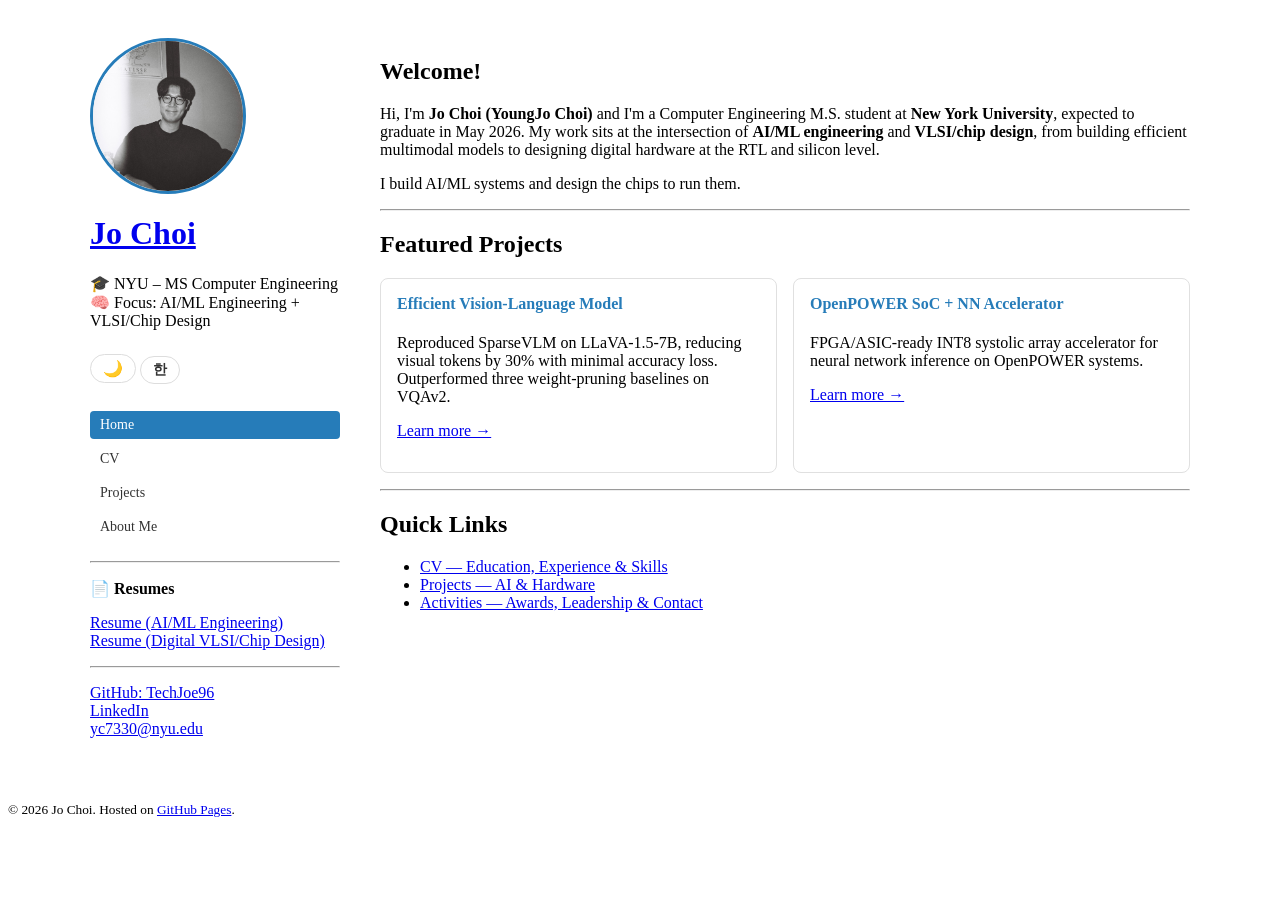
<file: index.html>
<!DOCTYPE html>
<html lang="en-US">
<head>
  <!-- Google tag (gtag.js) -->
  <script async src="https://www.googletagmanager.com/gtag/js?id=G-R84Y4G854X"></script>
  <script>
    window.dataLayer = window.dataLayer || [];
    function gtag(){dataLayer.push(arguments);}
    gtag('js', new Date());
    gtag('config', 'G-R84Y4G854X');
  </script>
  <meta charset="UTF-8">
  <meta http-equiv="X-UA-Compatible" content="IE=edge">
  <meta name="viewport" content="width=device-width, initial-scale=1">
  <title>Jo Choi — Home</title>
  <link rel="stylesheet" href="https://pages-themes.github.io/minimal/assets/css/style.css">
  <link rel="stylesheet" href="assets/css/custom.css">
</head>
<body>
  <div class="wrapper">
    <header>
      <img src="assets/img/profile.JPEG" alt="Jo Choi" class="profile-img"
           onerror="this.onerror=null; this.src='assets/img/profile.svg';">
      <h1><a href="index.html">Jo Choi</a></h1>
      <p data-i18n-html="sidebar.tagline">🎓 NYU – MS Computer Engineering<br>🧠 Focus: AI/ML Engineering + VLSI/Chip Design</p>

      <button id="dark-mode-toggle" class="dark-toggle" title="Toggle dark mode">
        <span id="toggle-icon">🌙</span>
      </button>
      <button id="lang-toggle" class="lang-toggle" title="Toggle language">한</button>

      <nav class="site-nav">
        <a href="index.html" class="nav-link active" data-i18n="nav.home">Home</a>
        <a href="bio.html" class="nav-link" data-i18n="nav.bio">CV</a>
        <a href="projects.html" class="nav-link" data-i18n="nav.projects">Projects</a>
        <a href="about.html" class="nav-link" data-i18n="nav.about">About Me</a>
      </nav>

      <hr>

      <p class="view" style="font-weight: 600; margin-bottom: 4px;" data-i18n="sidebar.resumes">📄 Resumes</p>
      <p class="view">
        <a href="assets/docs/Jo_Choi_Resume_AI.pdf" target="_blank" data-i18n="sidebar.resume-ai">Resume (AI/ML Engineering)</a><br>
        <a href="assets/docs/Jo_Choi_Resume_EE.pdf" target="_blank" data-i18n="sidebar.resume-ee">Resume (Digital VLSI/Chip Design)</a>
      </p>

      <hr>

      <p class="view">
        <a href="https://github.com/TechJoe96">GitHub: TechJoe96</a><br>
        <a href="https://www.linkedin.com/in/youngjo-choi-477787263/">LinkedIn</a><br>
        <a href="mailto:yc7330@nyu.edu">yc7330@nyu.edu</a>
      </p>
    </header>

    <section>
      <h1 data-i18n="index.welcome">Welcome!</h1>

      <p data-i18n-html="index.intro">Hi, I'm <strong>Jo Choi (YoungJo Choi)</strong>
        and I'm a Computer Engineering M.S. student at <strong>New York University</strong>, expected to graduate in May 2026.
        My work sits at the intersection of <strong>AI/ML engineering</strong> and <strong>VLSI/chip design</strong>,
        from building efficient multimodal models to designing digital hardware at the RTL and silicon level.</p>

      <p data-i18n-html="index.passion">I build AI/ML systems and design the chips to run them.</p>

      <hr>

      <h2 data-i18n="index.featured">Featured Projects</h2>

      <div class="featured-grid">
        <div class="featured-item">
          <h4 data-i18n="index.feat-vlm-title">Efficient Vision-Language Model</h4>
          <p data-i18n="index.feat-vlm-desc">Reproduced SparseVLM on LLaVA-1.5-7B, reducing visual tokens by 30% with minimal accuracy loss. Outperformed three weight-pruning baselines on VQAv2.</p>
          <p><a href="projects.html" data-i18n="index.learn-more">Learn more →</a></p>
        </div>
        <div class="featured-item">
          <h4 data-i18n="index.feat-soc-title">OpenPOWER SoC + NN Accelerator</h4>
          <p data-i18n="index.feat-soc-desc">FPGA/ASIC-ready INT8 systolic array accelerator for neural network inference on OpenPOWER systems.</p>
          <p><a href="projects.html" data-i18n="index.learn-more">Learn more →</a></p>
        </div>
      </div>

      <hr>

      <h2 data-i18n="index.quick-links">Quick Links</h2>
      <ul>
        <li><a href="bio.html" data-i18n="index.link-bio">Bio — Education, Experience &amp; Skills</a></li>
        <li><a href="projects.html" data-i18n="index.link-projects">Projects — AI &amp; Hardware</a></li>
        <li><a href="bio.html#activities" data-i18n="index.link-others">Activities — Awards, Leadership &amp; Contact</a></li>
      </ul>
    </section>
  </div>

  <footer>
    <p><small data-i18n-html="footer">&copy; 2026 Jo Choi. Hosted on <a href="https://pages.github.com">GitHub Pages</a>.</small></p>
  </footer>

  <script src="assets/js/main.js"></script>
  <script src="assets/js/lang.js"></script>
</body>
</html>
</file>
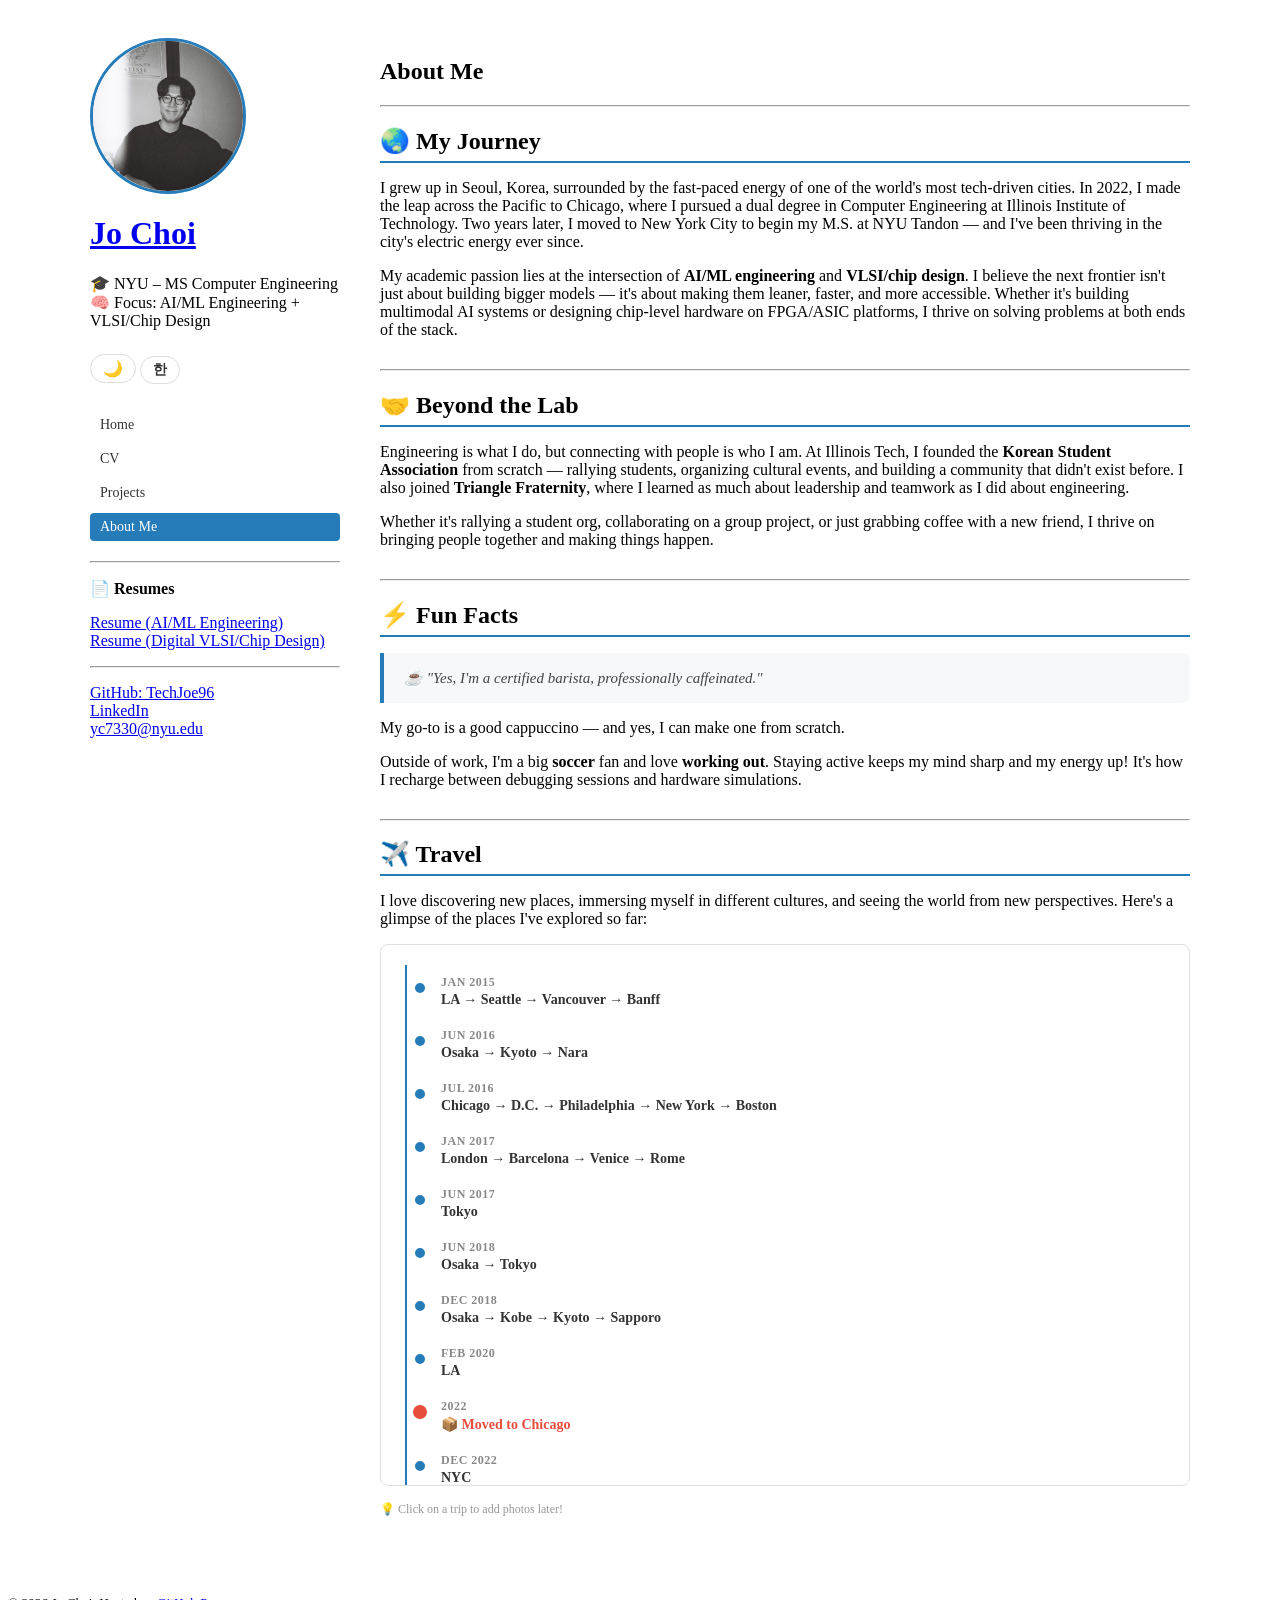
<file: about.html>
<!DOCTYPE html>
<html lang="en-US">
<head>
  <!-- Google tag (gtag.js) -->
  <script async src="https://www.googletagmanager.com/gtag/js?id=G-R84Y4G854X"></script>
  <script>
    window.dataLayer = window.dataLayer || [];
    function gtag(){dataLayer.push(arguments);}
    gtag('js', new Date());
    gtag('config', 'G-R84Y4G854X');
  </script>
  <meta charset="UTF-8">
  <meta http-equiv="X-UA-Compatible" content="IE=edge">
  <meta name="viewport" content="width=device-width, initial-scale=1">
  <title>Jo Choi — About Me</title>
  <link rel="stylesheet" href="https://pages-themes.github.io/minimal/assets/css/style.css">
  <link rel="stylesheet" href="assets/css/custom.css">
</head>
<body>
  <div class="wrapper">
    <header>
      <img src="assets/img/profile.JPEG" alt="Jo Choi" class="profile-img"
           onerror="this.onerror=null; this.src='assets/img/profile.svg';">
      <h1><a href="index.html">Jo Choi</a></h1>
      <p data-i18n-html="sidebar.tagline">🎓 NYU – MS Computer Engineering<br>🧠 Focus: AI/ML Engineering + VLSI/Chip Design</p>

      <button id="dark-mode-toggle" class="dark-toggle" title="Toggle dark mode">
        <span id="toggle-icon">🌙</span>
      </button>
      <button id="lang-toggle" class="lang-toggle" title="Toggle language">한</button>

      <nav class="site-nav">
        <a href="index.html" class="nav-link" data-i18n="nav.home">Home</a>
        <a href="bio.html" class="nav-link" data-i18n="nav.bio">CV</a>
        <a href="projects.html" class="nav-link" data-i18n="nav.projects">Projects</a>
        <a href="about.html" class="nav-link active" data-i18n="nav.about">About Me</a>
      </nav>

      <hr>

      <p class="view" style="font-weight: 600; margin-bottom: 4px;" data-i18n="sidebar.resumes">📄 Resumes</p>
      <p class="view">
        <a href="assets/docs/Jo_Choi_Resume_AI.pdf" target="_blank" data-i18n="sidebar.resume-ai">Resume (AI/ML Engineering)</a><br>
        <a href="assets/docs/Jo_Choi_Resume_EE.pdf" target="_blank" data-i18n="sidebar.resume-ee">Resume (Digital VLSI/Chip Design)</a>
      </p>

      <hr>

      <p class="view">
        <a href="https://github.com/TechJoe96">GitHub: TechJoe96</a><br>
        <a href="https://www.linkedin.com/in/youngjo-choi-477787263/">LinkedIn</a><br>
        <a href="mailto:yc7330@nyu.edu">yc7330@nyu.edu</a>
      </p>
    </header>

    <section>
      <h1 data-i18n="about.title">About Me</h1>

      <hr>

      <!-- Background & Passion -->
      <div class="section-block">
        <h2 data-i18n="about.journey-title">🌏 My Journey</h2>
        <p data-i18n-html="about.journey-p1">I grew up in Seoul, Korea, surrounded by the fast-paced energy of one of the world's most tech-driven cities. In 2022, I made the leap across the Pacific to Chicago, where I pursued a dual degree in Computer Engineering at Illinois Institute of Technology. Two years later, I moved to New York City to begin my M.S. at NYU Tandon — and I've been thriving in the city's electric energy ever since.</p>

        <p data-i18n-html="about.journey-p2">My academic passion lies at the intersection of <strong>AI/ML engineering</strong> and <strong>VLSI/chip design</strong>. I believe the next frontier isn't just about building bigger models — it's about making them leaner, faster, and more accessible. Whether it's building multimodal AI systems or designing chip-level hardware on FPGA/ASIC platforms, I thrive on solving problems at both ends of the stack.</p>
      </div>

      <hr>

      <!-- Personal Side -->
      <div class="section-block">
        <h2 data-i18n="about.beyond-title">🤝 Beyond the Lab</h2>
        <p data-i18n-html="about.beyond-p1">Engineering is what I do, but connecting with people is who I am. At Illinois Tech, I founded the <strong>Korean Student Association</strong> from scratch — rallying students, organizing cultural events, and building a community that didn't exist before. I also joined <strong>Triangle Fraternity</strong>, where I learned as much about leadership and teamwork as I did about engineering.</p>

        <p data-i18n-html="about.beyond-p2">Whether it's rallying a student org, collaborating on a group project, or just grabbing coffee with a new friend, I thrive on bringing people together and making things happen.</p>
      </div>

      <hr>

      <!-- Fun Facts & Interests -->
      <div class="section-block">
        <h2 data-i18n="about.fun-title">⚡ Fun Facts</h2>

        <blockquote class="fun-quote" data-i18n="about.fun-quote">
          ☕ "Yes, I'm a certified barista, professionally caffeinated."
        </blockquote>

        <p data-i18n="about.fun-cappuccino">My go-to is a good cappuccino — and yes, I can make one from scratch.</p>

        <p data-i18n-html="about.fun-sports">Outside of work, I'm a big <strong>soccer</strong> fan and love <strong>working out</strong>. Staying active keeps my mind sharp and my energy up! It's how I recharge between debugging sessions and hardware simulations.</p>
      </div>

      <hr>

      <!-- Travel -->
      <div class="section-block">
        <h2 data-i18n="about.travel-title">✈️ Travel</h2>
        <p data-i18n="about.travel-intro">I love discovering new places, immersing myself in different cultures, and seeing the world from new perspectives.
          Here's a glimpse of the places I've explored so far:</p>

        <div class="travel-timeline-container">
          <div class="travel-timeline">

            <div class="travel-item" data-trip="01-LA_Seattle_Vancouver_Banff">
              <div class="travel-date">Jan 2015</div>
              <div class="travel-dot"></div>
              <div class="travel-location">LA → Seattle → Vancouver → Banff</div>
            </div>

            <div class="travel-item" data-trip="02-Osaka">
              <div class="travel-date">Jun 2016</div>
              <div class="travel-dot"></div>
              <div class="travel-location">Osaka → Kyoto → Nara</div>
            </div>

            <div class="travel-item" data-trip="03-Chicago_DC_Philadelphia_NYC_Boston">
              <div class="travel-date">Jul 2016</div>
              <div class="travel-dot"></div>
              <div class="travel-location">Chicago → D.C. → Philadelphia → New York → Boston</div>
            </div>

            <div class="travel-item" data-trip="04-London_Barcelona_Venice_Rome">
              <div class="travel-date">Jan 2017</div>
              <div class="travel-dot"></div>
              <div class="travel-location">London → Barcelona → Venice → Rome</div>
            </div>

            <div class="travel-item" data-trip="05-Tokyo">
              <div class="travel-date">Jun 2017</div>
              <div class="travel-dot"></div>
              <div class="travel-location">Tokyo</div>
            </div>

            <div class="travel-item" data-trip="06-Osaka_Tokyo">
              <div class="travel-date">Jun 2018</div>
              <div class="travel-dot"></div>
              <div class="travel-location">Osaka → Tokyo</div>
            </div>

            <div class="travel-item" data-trip="07-Osaka_Sapporo">
              <div class="travel-date">Dec 2018</div>
              <div class="travel-dot"></div>
              <div class="travel-location">Osaka → Kobe → Kyoto → Sapporo</div>
            </div>

            <div class="travel-item" data-trip="08-LA">
              <div class="travel-date">Feb 2020</div>
              <div class="travel-dot"></div>
              <div class="travel-location">LA</div>
            </div>

            <div class="travel-item travel-milestone" data-trip="moved-Chicago">
              <div class="travel-date">2022</div>
              <div class="travel-dot milestone-dot"></div>
              <div class="travel-location">📦 Moved to Chicago</div>
            </div>

            <div class="travel-item" data-trip="09-NYC">
              <div class="travel-date">Dec 2022</div>
              <div class="travel-dot"></div>
              <div class="travel-location">NYC</div>
            </div>

            <div class="travel-item" data-trip="10-Hawaii_Seattle">
              <div class="travel-date">Aug 2023</div>
              <div class="travel-dot"></div>
              <div class="travel-location">Hawaii → Seattle</div>
            </div>

            <div class="travel-item" data-trip="11-Atlanta_Miami">
              <div class="travel-date">Dec 2023</div>
              <div class="travel-dot"></div>
              <div class="travel-location">Atlanta → Miami</div>
            </div>

            <div class="travel-item" data-trip="12-LA_OrangeCounty_SanDiego">
              <div class="travel-date">Mar 2024</div>
              <div class="travel-dot"></div>
              <div class="travel-location">LA → Orange County → San Diego</div>
            </div>

            <div class="travel-item" data-trip="13-Indiana">
              <div class="travel-date">Apr 2024</div>
              <div class="travel-dot"></div>
              <div class="travel-location">Indiana</div>
            </div>

            <div class="travel-item" data-trip="14-SanFrancisco_BayArea">
              <div class="travel-date">May 2024</div>
              <div class="travel-dot"></div>
              <div class="travel-location">San Francisco / Bay Area</div>
            </div>

            <div class="travel-item" data-trip="15-Tokyo">
              <div class="travel-date">Aug 2024</div>
              <div class="travel-dot"></div>
              <div class="travel-location">Toyko</div>
            </div>

            <div class="travel-item travel-milestone">
              <div class="travel-date">2024</div>
              <div class="travel-dot milestone-dot"></div>
              <div class="travel-location">📦 Moved to New York</div>
            </div>

            <div class="travel-item" data-trip="16-Boston">
              <div class="travel-date">Sep 2024</div>
              <div class="travel-dot"></div>
              <div class="travel-location">Boston</div>
            </div>

            <div class="travel-item" data-trip="17-Chicago_Philadelphia">
              <div class="travel-date">Aug 2025</div>
              <div class="travel-dot"></div>
              <div class="travel-location">Chicago → Philadelphia</div>
            </div>

            <div class="travel-item" data-trip="18-Pittsburgh">
              <div class="travel-date">Sep 2025</div>
              <div class="travel-dot"></div>
              <div class="travel-location">Pittsburgh</div>
            </div>

            <div class="travel-item" data-trip="19-Fukuoka_Osaka_Kyoto_Tokyo_Yokohama_Narita">
              <div class="travel-date">Dec 2025</div>
              <div class="travel-dot"></div>
              <div class="travel-location">Fukuoka → Osaka → Kyoto → Tokyo → Yokohama → Narita</div>
            </div>

          </div>
        </div>

        <p class="travel-hint" data-i18n="about.travel-hint">💡 Click on a trip to add photos later!</p>

        <!-- Slideshow modal -->
        <div id="travel-modal" class="travel-modal" style="display:none;">
          <div class="travel-modal-content">
            <span class="travel-modal-close">&times;</span>
            <h3 id="modal-trip-title"></h3>
            <div id="modal-slideshow" class="modal-slideshow">
              <p class="modal-placeholder">📸 Add your travel photos to <code>assets/img/travel/{trip-name}/</code> to display them here!</p>
            </div>
          </div>
        </div>
      </div>

    </section>
  </div>

  <footer>
    <p><small data-i18n-html="footer">&copy; 2026 Jo Choi. Hosted on <a href="https://pages.github.com">GitHub Pages</a>.</small></p>
  </footer>

  <script src="assets/js/main.js"></script>
  <script src="assets/js/lang.js"></script>
  <script>
    // === TRAVEL PHOTO & AUDIO CONFIG ===
    const travelPhotos = {
      '01-LA_Seattle_Vancouver_Banff': [],
      '02-Osaka': ["Nara.jpg"],
      '03-Chicago_DC_Philadelphia_NYC_Boston': ["Chicago1.JPG", "Chicago2.jpg", "Chicago3.jpg", "DC.JPG", "Philly1.JPG", "Philly2.jpg",
                                              "NY1.jpg", "NY2.JPG", "NY3.jpg", "NY4.jpg", "Boston1.JPG", "Boston2.jpg"],
      '04-London_Barcelona_Venice_Rome': ["London1.JPG", "Barcelona.JPG", "Venice1.jpg", "Venice2.JPG", "Rome1.JPG"],
      '05-Tokyo': ["Toyko1.jpg", "Toyko2.jpg", "Toyko3.jpg", "Toyko4.jpg", "Toyko5.jpg", "Toyko6.jpg"],
      '06-Osaka_Tokyo': ["Osaka1.jpg", "Osaka2.jpg", "Osaka3.jpg", "Tokyo1.jpg", "Tokyo2.jpg", "Tokyo3.jpg"],
      '07-Osaka_Sapporo': ["Osaka.JPG", "Osaka1.jpg", "Osaka2.jpg", "Osaka3.jpg", "Kobe1.jpg", "Kobe2.JPG", "Kobe3.JPG", "Kyoto1.jpg", "Sapporo1.jpg", "Sapporo2.jpg", "Sapporo3.jpg"],
      '08-LA': ["LA1.jpg", "LA2.jpg", "LA3.jpg", "LA4.jpg", "LA5.jpg", "LA6.jpg", "LA7.jpg", "LA8.jpg", "LA9.jpg", "LA10.jpg",
                "LA11.jpg", "LA12.jpg", "LA13.jpg", "LA14.jpg"],
      'moved-Chicago': ["Chicago1.jpeg", "Chicago2.jpeg", "Chicago3.jpeg"],
      '09-NYC': ["NY1.jpeg", "NY2.jpeg", "NY3.jpeg", "NY4.jpeg", "NY5.jpeg", "NY6.jpeg", "NY7.jpeg", "NY8.jpeg", "NY9.jpeg",
                 "NY10.jpeg", "NY11.jpeg"],
      '10-Hawaii_Seattle': ["Hawaii1.JPG", "Hawaii2.mov", "Hawaii3.jpeg", "Hawaii4.jpeg", "Hawaii5.jpeg", "Hawaii6.JPG",
                            "Seattle1.jpeg", "Seattle2.jpeg", "Seattle3.jpeg"],
      '11-Atlanta_Miami': ["ATL.jpeg", "Miami1.jpeg", "Miami2.jpeg", "Miami3.jpeg", "Miami4.JPG", "Miami5.jpeg",
                          "Miami6.jpeg", "Miami7.jpg", "Miami8.jpeg"],
      '12-LA_OrangeCounty_SanDiego': ["LA1.jpeg", "LA2.jpeg", "LA3.jpeg", "OC1.jpeg", "OC2.jpeg", "Joshua Tree.jpeg",
                                      "SD1.JPG", "SD2.jpeg", "SD3.jpeg"],
      '13-Indiana': ["Indiana1.jpeg", "Indiana2.jpeg"],
      '14-SanFrancisco_BayArea': ["SF1.jpeg", "SF2.MOV", "SF3.jpeg", "SF4.jpeg", "SF5.jpeg", "SF6.jpeg",
                                  "Bay1.jpeg", "Bay2.JPG", "Bay3.jpeg", "Bay4.jpeg", "SF7.jpeg"],
      '15-Tokyo': ["Tokyo1.jpeg", "Tokyo2.jpeg", "Tokyo3.jpeg", "Tokyo4.jpeg", "Tokyo5.jpeg", "Tokyo6.jpeg", "Tokyo7.jpeg",
                    "Tokyo8.jpeg", "Tokyo9.jpeg", "Tokyo10.jpeg", "Tokyo11.jpeg", "Tokyo12.jpeg",
                    "Tokyo13.jpeg", "Tokyo14.jpeg", "Tokyo15.jpeg"],
      '16-Boston': ["Boston1.HEIC"],
      '17-Chicago_Philadelphia': ['Chicago1.JPG', 'Chicago2.JPG', 'Chicago3.MOV', 'Philly1.HEIC', 'Philly2.JPG'],
      '18-Pittsburgh': ["Pitt1.HEIC"],
      '19-Fukuoka_Osaka_Kyoto_Tokyo_Yokohama_Narita': ["Fukuoka1.HEIC", "Fukuoka2.HEIC", "Osaka1.HEIC", "Osaka2.HEIC", "Osaka3.HEIC",
                                                      "Kyoto1.HEIC", "Kyoto2.HEIC", "Kyoto3.HEIC",
                                                      "Tokyo1.HEIC", "Tokyo2.HEIC", "Tokyo3.HEIC", "Tokyo4.HEIC", "Tokyo5.HEIC",
                                                      "Tokyo6.HEIC", "Tokyo7.HEIC",
                                                      "Yokohama1.HEIC", "Yokohama2.HEIC", "Narita.HEIC"],
    };

    const travelSpotify = {
      '01-LA_Seattle_Vancouver_Banff': '',
      '02-Osaka': '',
      '03-Chicago_DC_Philadelphia_NYC_Boston': '',
      '04-London_Barcelona_Venice_Rome': '',
      '05-Tokyo': '',
      '06-Osaka_Tokyo': '',
      '07-Osaka_Sapporo': '',
      '08-LA': '',
      'moved-Chicago': '',
      '09-NYC': '',
      '10-Hawaii_Seattle': '',
      '11-Atlanta_Miami': '',
      '12-LA_OrangeCounty_SanDiego': '',
      '13-Indiana': '',
      '14-SanFrancisco_BayArea': '',
      '15-Tokyo': '',
      '16-Boston': '',
      '17-Chicago_Philadelphia': '',
      '18-Pittsburgh': '',
      '19-Fukuoka_Osaka_Kyoto_Tokyo_Yokohama_Narita': 'https://open.spotify.com/track/1Myuv6YUjLyOownmZZWnxy?si=2cd4ea1ad2434479',
    };

    function getSpotifyEmbedUrl(url) {
      if (!url) return '';
      const match = url.match(/track\/([a-zA-Z0-9]+)/);
      if (match) return 'https://open.spotify.com/embed/track/' + match[1] + '?utm_source=generator&theme=0';
      return '';
    }

    const videoExts = ['mp4', 'webm', 'mov', 'ogg'];
    let currentSlide = 0;
    let currentPhotos = [];

    function isVideo(filepath) {
      const ext = filepath.split('.').pop().toLowerCase();
      return videoExts.includes(ext);
    }

    function buildMediaTag(src) {
      if (isVideo(src)) {
        return '<video class="slideshow-img" src="' + src + '" controls playsinline></video>';
      }
      return '<img class="slideshow-img" src="' + src + '" alt="Travel photo">';
    }

    function showSlide(index) {
      const slideshow = document.getElementById('modal-slideshow');
      if (currentPhotos.length === 0) return;
      currentSlide = (index + currentPhotos.length) % currentPhotos.length;
      const wrapper = slideshow.querySelector('.slideshow-wrapper');
      const oldMedia = wrapper.querySelector('.slideshow-img');
      if (oldMedia) {
        if (oldMedia.tagName === 'VIDEO') oldMedia.pause();
        oldMedia.remove();
      }
      const nextBtn = wrapper.querySelector('.slide-next');
      nextBtn.insertAdjacentHTML('beforebegin', buildMediaTag(currentPhotos[currentSlide]));
      const counter = slideshow.querySelector('.slide-counter');
      if (counter) counter.textContent = (currentSlide + 1) + ' / ' + currentPhotos.length;
    }

    document.querySelectorAll('.travel-item[data-trip]').forEach(item => {
      item.style.cursor = 'pointer';
      item.addEventListener('click', () => {
        const tripId = item.getAttribute('data-trip');
        const location = item.querySelector('.travel-location').textContent;
        const date = item.querySelector('.travel-date').textContent;
        const modal = document.getElementById('travel-modal');
        const slideshow = document.getElementById('modal-slideshow');
        document.getElementById('modal-trip-title').textContent = date + ' — ' + location;

        const photos = travelPhotos[tripId] || [];
        if (photos.length > 0) {
          currentPhotos = photos.map(f => 'assets/img/travel/trip-' + tripId + '/' + f);
          currentSlide = 0;
          slideshow.innerHTML =
            '<div class="slideshow-wrapper">' +
              '<button class="slide-btn slide-prev" onclick="showSlide(currentSlide - 1)">&#10094;</button>' +
              buildMediaTag(currentPhotos[0]) +
              '<button class="slide-btn slide-next" onclick="showSlide(currentSlide + 1)">&#10095;</button>' +
            '</div>' +
            '<div class="slide-counter">1 / ' + currentPhotos.length + '</div>';
        } else {
          currentPhotos = [];
          slideshow.innerHTML = '<p class="modal-placeholder">📸 No photos yet — add images to <code>assets/img/travel/trip-' + tripId + '/</code> and update the config in about.html</p>';
        }

        const existingPlayer = document.getElementById('spotify-player');
        if (existingPlayer) existingPlayer.remove();
        const spotifyUrl = getSpotifyEmbedUrl(travelSpotify[tripId] || '');
        if (spotifyUrl) {
          const playerDiv = document.createElement('div');
          playerDiv.id = 'spotify-player';
          playerDiv.innerHTML = '<iframe style="border-radius:8px;" src="' + spotifyUrl + '" width="100%" height="80" frameBorder="0" allow="autoplay; clipboard-write; encrypted-media; fullscreen; picture-in-picture" loading="lazy"></iframe>';
          const modalContent = document.querySelector('.travel-modal-content');
          modalContent.appendChild(playerDiv);
        }

        modal.style.display = 'flex';
      });
    });

    function closeModal() {
      const player = document.getElementById('spotify-player');
      if (player) player.remove();
      const video = document.querySelector('.slideshow-img[src]');
      if (video && video.tagName === 'VIDEO') video.pause();
      document.getElementById('travel-modal').style.display = 'none';
    }

    document.querySelector('.travel-modal-close').addEventListener('click', closeModal);
    document.getElementById('travel-modal').addEventListener('click', (e) => {
      if (e.target === e.currentTarget) closeModal();
    });
  </script>
</body>
</html>
</file>
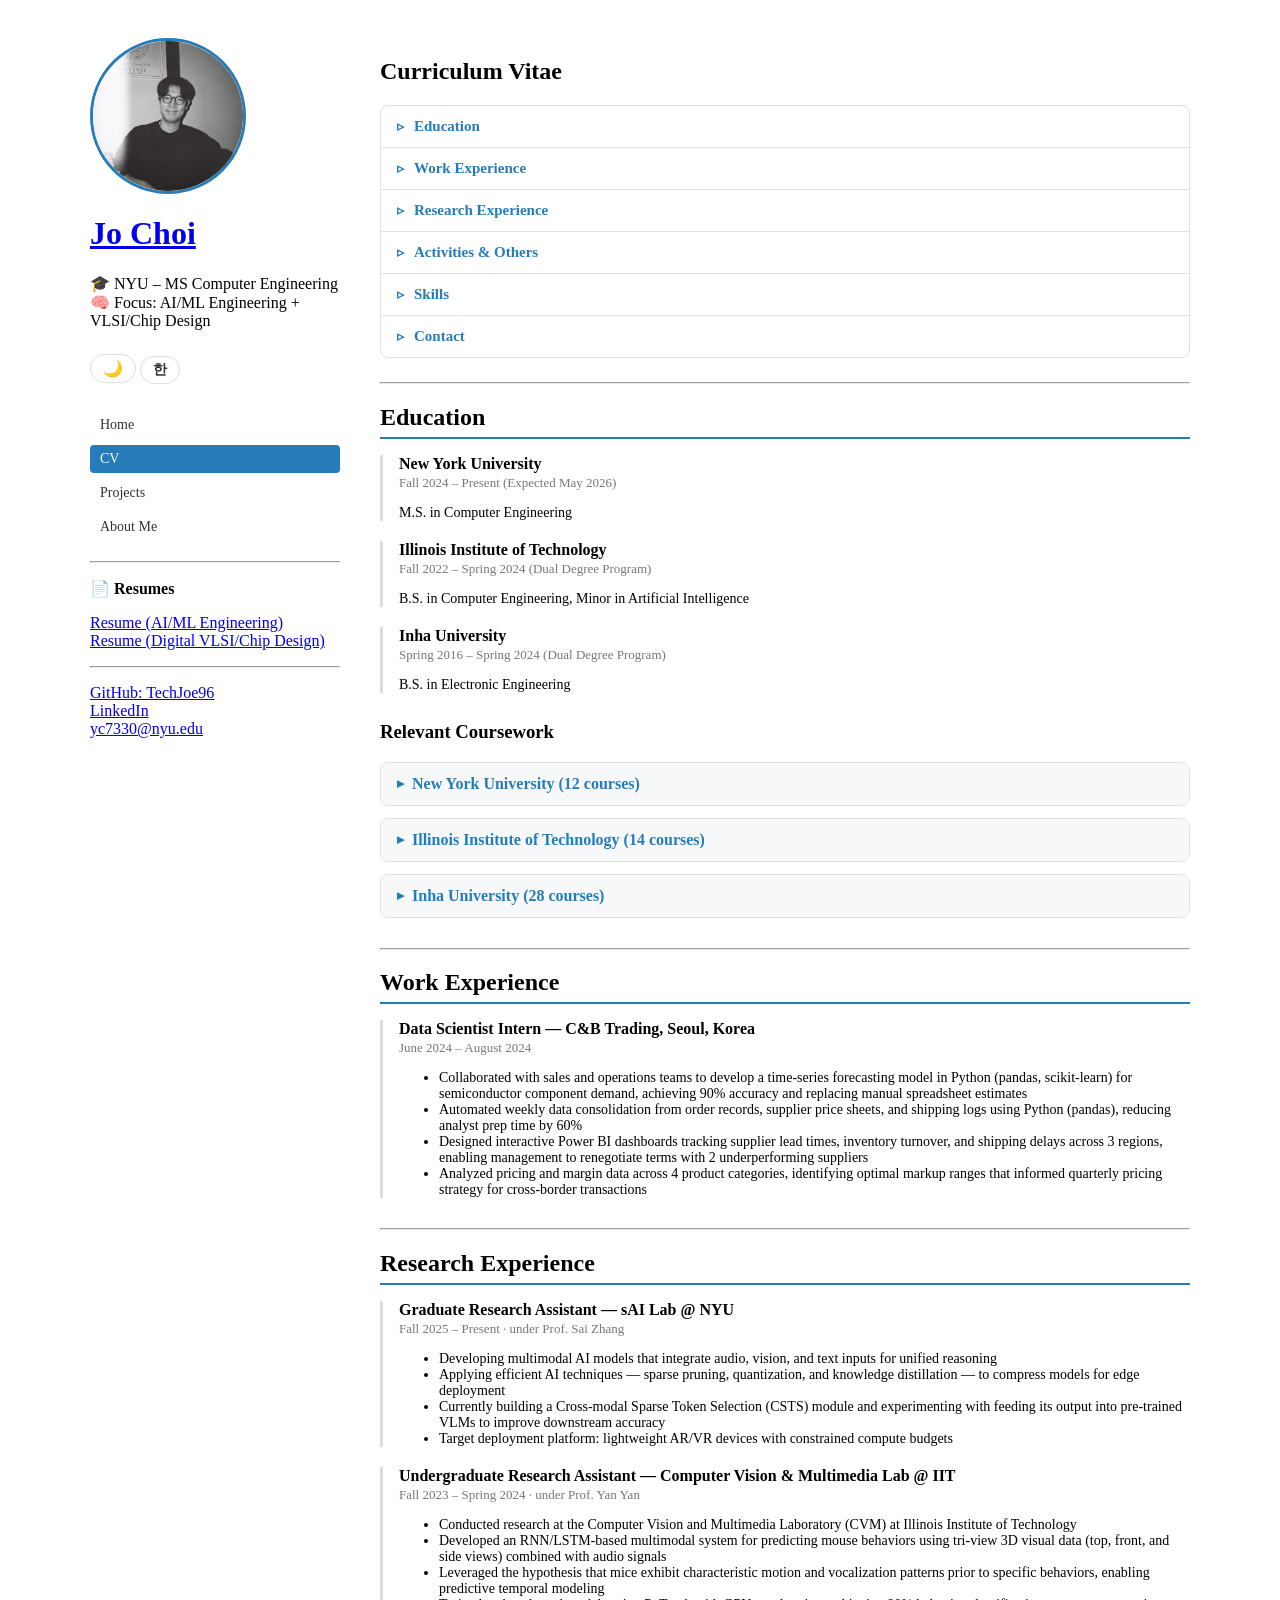
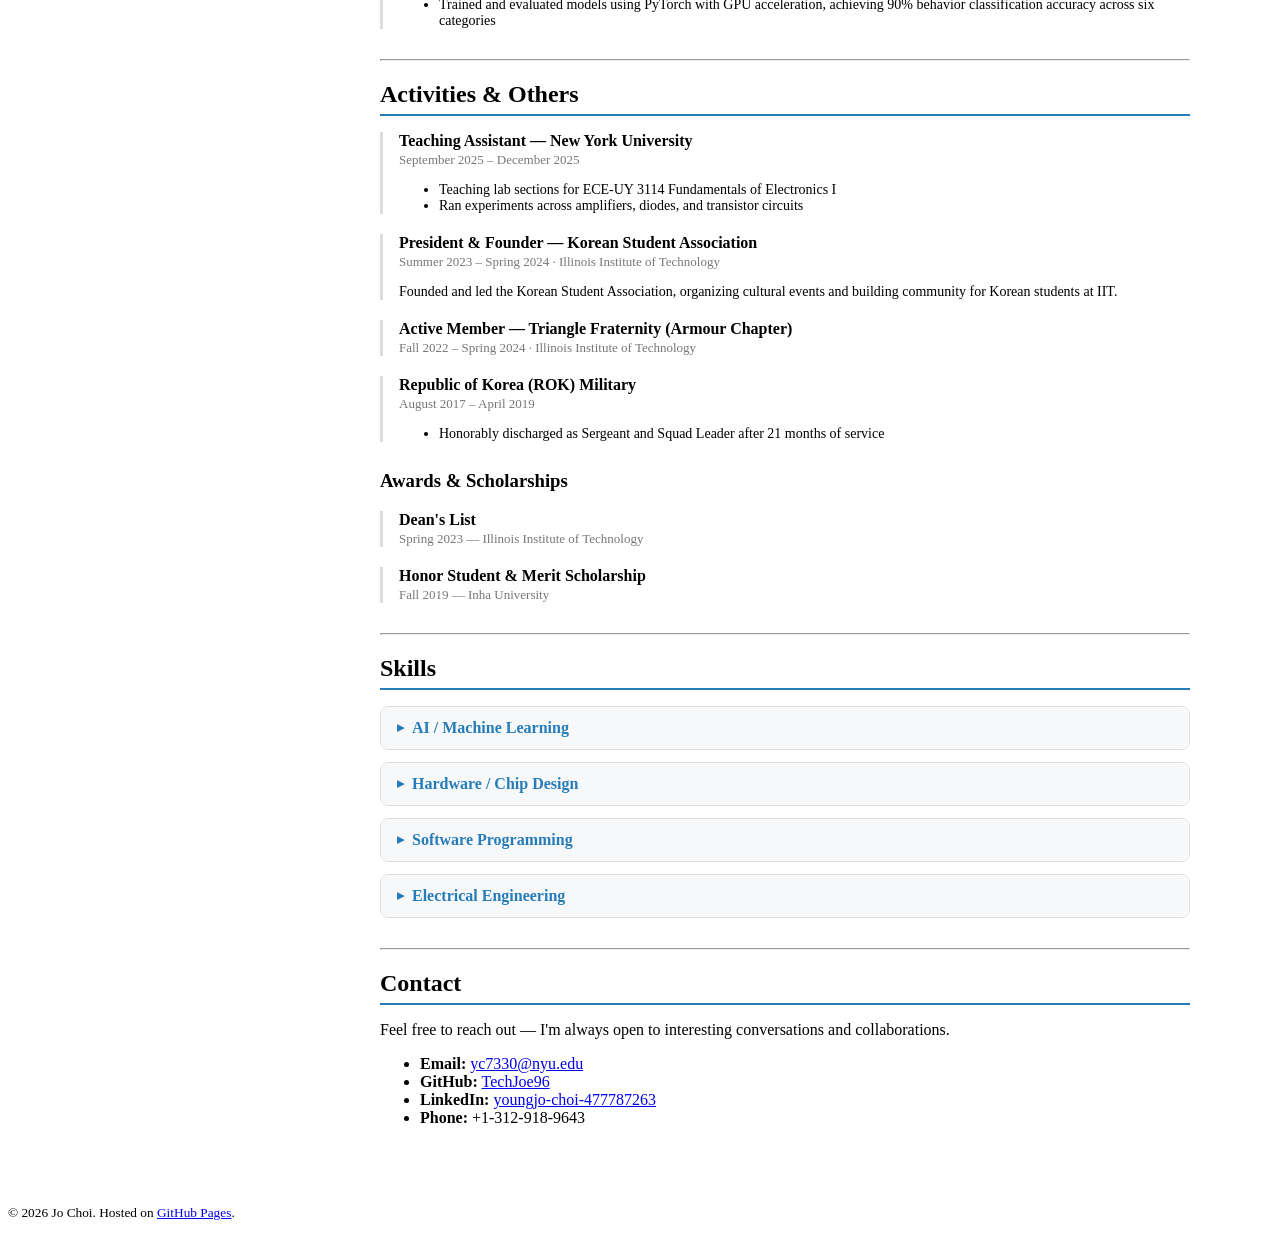
<file: bio.html>
<!DOCTYPE html>
<html lang="en-US">
<head>
  <!-- Google tag (gtag.js) -->
  <script async src="https://www.googletagmanager.com/gtag/js?id=G-R84Y4G854X"></script>
  <script>
    window.dataLayer = window.dataLayer || [];
    function gtag(){dataLayer.push(arguments);}
    gtag('js', new Date());
    gtag('config', 'G-R84Y4G854X');
  </script>
  <meta charset="UTF-8">
  <meta http-equiv="X-UA-Compatible" content="IE=edge">
  <meta name="viewport" content="width=device-width, initial-scale=1">
  <title>Jo Choi — CV</title>
  <link rel="stylesheet" href="https://pages-themes.github.io/minimal/assets/css/style.css">
  <link rel="stylesheet" href="assets/css/custom.css">
</head>
<body>
  <div class="wrapper">
    <header>
      <img src="assets/img/profile.JPEG" alt="Jo Choi" class="profile-img"
           onerror="this.onerror=null; this.src='assets/img/profile.svg';">
      <h1><a href="index.html">Jo Choi</a></h1>
      <p data-i18n-html="sidebar.tagline">🎓 NYU – MS Computer Engineering<br>🧠 Focus: AI/ML Engineering + VLSI/Chip Design</p>

      <button id="dark-mode-toggle" class="dark-toggle" title="Toggle dark mode">
        <span id="toggle-icon">🌙</span>
      </button>
      <button id="lang-toggle" class="lang-toggle" title="Toggle language">한</button>

      <nav class="site-nav">
        <a href="index.html" class="nav-link" data-i18n="nav.home">Home</a>
        <a href="bio.html" class="nav-link active" data-i18n="nav.bio">CV</a>
        <a href="projects.html" class="nav-link" data-i18n="nav.projects">Projects</a>
        <a href="about.html" class="nav-link" data-i18n="nav.about">About Me</a>
      </nav>

      <hr>

      <p class="view" style="font-weight: 600; margin-bottom: 4px;" data-i18n="sidebar.resumes">📄 Resumes</p>
      <p class="view">
        <a href="assets/docs/Jo_Choi_Resume_AI.pdf" target="_blank" data-i18n="sidebar.resume-ai">Resume (AI/ML Engineering)</a><br>
        <a href="assets/docs/Jo_Choi_Resume_EE.pdf" target="_blank" data-i18n="sidebar.resume-ee">Resume (Digital VLSI/Chip Design)</a>
      </p>

      <hr>

      <p class="view">
        <a href="https://github.com/TechJoe96">GitHub: TechJoe96</a><br>
        <a href="https://www.linkedin.com/in/youngjo-choi-477787263/">LinkedIn</a><br>
        <a href="mailto:yc7330@nyu.edu">yc7330@nyu.edu</a>
      </p>
    </header>

    <section>
      <h1 data-i18n="bio.title">Curriculum Vitae</h1>

      <nav class="toc">
        <a href="#education" data-i18n="bio.toc-education">Education</a>
        <a href="#work" data-i18n="bio.toc-work">Work Experience</a>
        <a href="#research" data-i18n="bio.toc-research">Research Experience</a>
        <a href="#activities" data-i18n="bio.toc-activities">Activities &amp; Others</a>
        <a href="#skills" data-i18n="bio.toc-skills">Skills</a>
        <a href="#contact" data-i18n="bio.toc-contact">Contact</a>
      </nav>

      <hr>

      <div class="section-block">
        <h2 id="education" data-i18n="bio.education">Education</h2>

        <div class="timeline-item">
          <h3>New York University</h3>
          <div class="date">Fall 2024 – Present (Expected May 2026)</div>
          <p data-i18n="bio.nyu-degree">M.S. in Computer Engineering</p>
        </div>

        <div class="timeline-item">
          <h3>Illinois Institute of Technology</h3>
          <div class="date">Fall 2022 – Spring 2024 (Dual Degree Program)</div>
          <p data-i18n="bio.iit-degree">B.S. in Computer Engineering, Minor in Artificial Intelligence</p>
        </div>

        <div class="timeline-item">
          <h3>Inha University</h3>
          <div class="date">Spring 2016 – Spring 2024 (Dual Degree Program)</div>
          <p data-i18n="bio.inha-degree">B.S. in Electronic Engineering</p>
        </div>

        <h3 id="coursework" data-i18n="bio.coursework" style="margin-top: 1.5em;">Relevant Coursework</h3>

        <details class="collapsible-course">
          <summary>New York University (12 courses)</summary>
          <table class="courses-table">
            <tr><th>Semester</th><th>Course#</th><th>Course Title</th><th>Instructor</th></tr>
            <tr><td>Spring 2026</td><td>ECE-GY 9463</td><td>Intro to Applied Hardware</td><td>Sundeep Rangan &amp; Siddharth Garg</td></tr>
            <tr><td>Spring 2026 (Audit)</td><td>ECE-GY 6443</td><td>VLSI System &amp; Architecture Design</td><td>Austin Rovinski</td></tr>
            <tr><td>Spring 2026 (Audit)</td><td>ECE-GY 9143B</td><td>High Performance Machine Learning</td><td>Robert Kingan</td></tr>
            <tr><td>Fall 2025</td><td>ECE-GY 6473</td><td>Intro to VLSI Design</td><td>Azeez Bhavnagarwala</td></tr>
            <tr><td>Fall 2025</td><td>ECE-GY 9483</td><td><a href="#" class="course-detail-link" data-course="efficient-ai">Efficient AI Computing</a></td><td>Sai Zhang</td></tr>
            <tr><td>Fall 2025</td><td>ECE-GY 9941</td><td>Advanced Project 3 - Gen AI based Chip Design <br><a href="https://github.com/TechJoe96/GenAI_based_HW_Design" target="_blank" class="repo-btn">&#9679; GitHub Repo</a></td><td>Ramesh Karri</td></tr>
            <tr><td>Spring 2025</td><td>ECE-GY 6303</td><td>Probability and Stochastic Processes</td><td>Elza Erkip</td></tr>
            <tr><td>Spring 2025</td><td>ECE-GY 6483</td><td>Real Time Embedded Systems <br><a href="https://github.com/TechJoe96/Real-Time-Parkinson-s-Tremor-Dyskinesia-Detector-/tree/main" target="_blank" class="repo-btn">&#9679; GitHub Repo</a></td><td>Matthew Campisi</td></tr>
            <tr><td>Spring 2025</td><td>ECE-GY 6513</td><td>Fundamentals of Solid State Electronic Devices</td><td>Davood Shahrjerdi</td></tr>
            <tr><td>Fall 2024</td><td>DS-GA 1001</td><td>Introduction to Data Science</td><td>Pascal Wallisch</td></tr>
            <tr><td>Fall 2024</td><td>DS-GA 1007</td><td>Programming for Data Science</td><td>Jeremy Curuksu</td></tr>
            <tr><td>Fall 2024</td><td>ECE-GY 6143</td><td>Machine Learning</td><td>Fraida Fund</td></tr>
          </table>
        </details>

        <details class="collapsible-course">
          <summary>Illinois Institute of Technology (14 courses)</summary>
          <table class="courses-table">
            <tr><th>Semester</th><th>Course#</th><th>Course Title</th><th>Instructor</th></tr>
            <tr><td>Spring 2024</td><td>CS 422</td><td>Database Organization</td><td>Vijay K. Gurbani</td></tr>
            <tr><td>Spring 2024</td><td>CS 425</td><td>Data Mining</td><td>Gerald Balekaki</td></tr>
            <tr><td>Spring 2024</td><td>CS 450</td><td>Operating Systems</td><td>Farshad Ghanei</td></tr>
            <tr><td>Spring 2024</td><td>CS 484</td><td>Intro to Machine Learning</td><td>Shouvik Roy</td></tr>
            <tr><td>Spring 2024</td><td>ECE 441</td><td>Smart &amp; Connected Embedded Systems <br><a href="https://github.com/TechJoe96/ZensorApp" target="_blank" class="repo-btn">&#9679; GitHub Repo</a></td><td>Jafar Saniie</td></tr>
            <tr><td>Fall 2023</td><td>CS 480</td><td>Intro to Artificial Intelligence <br><a href="https://github.com/TechJoe96/Tic-Tac-Toe_MiniMax-Alpha-Beta-Pruning" target="_blank" class="repo-btn">&#9679; Project 1</a> <a href="https://github.com/TechJoe96/Sudoku-Solver_CSP_Search-Algorithms" target="_blank" class="repo-btn">&#9679; Project 2</a></td><td>Jacek Dzikowski</td></tr>
            <tr><td>Fall 2023</td><td>ECE 429</td><td>Intro to VLSI Design</td><td>Ken Choi</td></tr>
            <tr><td>Fall 2023</td><td>ECE 485</td><td>Computer Organization and Design</td><td>Suresh Borkar</td></tr>
            <tr><td>Summer 2023</td><td>ENGR 501</td><td>Research in AI and Edge Computing</td><td>Jafar Saniie</td></tr>
            <tr><td>Spring 2023</td><td>CS 330</td><td>Discrete Structures</td><td>Matthew Bauer</td></tr>
            <tr><td>Spring 2023</td><td>CS 351</td><td>Systems Programming</td><td>Michael Lee</td></tr>
            <tr><td>Spring 2023</td><td>CS 430</td><td>Intro to Algorithms</td><td>Xiaolang Wang</td></tr>
            <tr><td>Fall 2022</td><td>CS 331</td><td>Data Structure &amp; Algorithms</td><td>Matthew Bauer</td></tr>
            <tr><td>Fall 2022</td><td>ECE 242</td><td>Digital Computers and Computing</td><td>Won-Jae Yi</td></tr>
          </table>
        </details>

        <details class="collapsible-course">
          <summary>Inha University (28 courses)</summary>
          <table class="courses-table">
            <tr><th>Semester</th><th>Course Title</th></tr>
            <tr><td>Fall 2021</td><td>Probability &amp; Statistics</td></tr>
            <tr><td>Fall 2021</td><td>Semiconductor Devices 2</td></tr>
            <tr><td>Fall 2021</td><td>Digital System Capstone Design using FPGA</td></tr>
            <tr><td>Fall 2021</td><td>MicroProcessor Application</td></tr>
            <tr><td>Spring 2021</td><td>Electronic Circuits 2</td></tr>
            <tr><td>Spring 2021</td><td>Semiconductor Devices I</td></tr>
            <tr><td>Spring 2021</td><td>Signal and System</td></tr>
            <tr><td>Fall 2020</td><td>Engineering Circuits Analysis 2</td></tr>
            <tr><td>Fall 2020</td><td>Electromagnetics 2</td></tr>
            <tr><td>Fall 2020</td><td>Physical Electronics</td></tr>
            <tr><td>Fall 2020</td><td>Electronic Circuits 1</td></tr>
            <tr><td>Fall 2020</td><td>C++ Programming</td></tr>
            <tr><td>Fall 2020</td><td>Properties of Electrical &amp; Electronic Materials</td></tr>
            <tr><td>Spring 2020</td><td>Circuit Theory 1</td></tr>
            <tr><td>Spring 2020</td><td>Computational Electromagnetics 1</td></tr>
            <tr><td>Spring 2020</td><td>Digital Logic Circuit</td></tr>
            <tr><td>Spring 2020</td><td>Computer Programming in C</td></tr>
            <tr><td>Spring 2020</td><td>Linear Algebra</td></tr>
            <tr><td>Fall 2019</td><td>Engineering Mathematics I</td></tr>
            <tr><td>Fall 2019</td><td>Engineering Mathematics II</td></tr>
            <tr><td>Fall 2019</td><td>General Chemistry I</td></tr>
            <tr><td>Fall 2019</td><td>General Chemistry II</td></tr>
            <tr><td>Fall 2019</td><td>Structure of Materials &amp; Phase Equilibrium</td></tr>
            <tr><td>Fall 2016</td><td>Calculus 2</td></tr>
            <tr><td>Fall 2016</td><td>Physics 2</td></tr>
            <tr><td>Spring 2016</td><td>Calculus 1</td></tr>
            <tr><td>Spring 2016</td><td>Physics 1</td></tr>
          </table>
        </details>
      </div>

      <hr>

      <div class="section-block">
        <h2 id="work" data-i18n="bio.work">Work Experience</h2>

        <div class="timeline-item">
          <h3 data-i18n="bio.intern-title">Data Scientist Intern — C&amp;B Trading, Seoul, Korea</h3>
          <div class="date">June 2024 – August 2024</div>
          <ul>
            <li data-i18n="bio.intern-1">Collaborated with sales and operations teams to develop a time-series forecasting model in Python (pandas, scikit-learn) for semiconductor component demand, achieving 90% accuracy and replacing manual spreadsheet estimates</li>
            <li data-i18n="bio.intern-2">Automated weekly data consolidation from order records, supplier price sheets, and shipping logs using Python (pandas), reducing analyst prep time by 60%</li>
            <li data-i18n="bio.intern-3">Designed interactive Power BI dashboards tracking supplier lead times, inventory turnover, and shipping delays across 3 regions, enabling management to renegotiate terms with 2 underperforming suppliers</li>
            <li data-i18n="bio.intern-4">Analyzed pricing and margin data across 4 product categories, identifying optimal markup ranges that informed quarterly pricing strategy for cross-border transactions</li>
          </ul>
        </div>
      </div>

      <hr>

      <div class="section-block">
        <h2 id="research" data-i18n="bio.research">Research Experience</h2>

        <div class="timeline-item">
          <h3 data-i18n="bio.grad-ra-title">Graduate Research Assistant — sAI Lab @ NYU</h3>
          <div class="date">Fall 2025 – Present · under Prof. Sai Zhang</div>
          <ul>
            <li data-i18n="bio.grad-ra-1">Developing multimodal AI models that integrate audio, vision, and text inputs for unified reasoning</li>
            <li data-i18n="bio.grad-ra-2">Applying efficient AI techniques — sparse pruning, quantization, and knowledge distillation — to compress models for edge deployment</li>
            <li data-i18n="bio.grad-ra-3">Currently building a Cross-modal Sparse Token Selection (CSTS) module and experimenting with feeding its output into pre-trained VLMs to improve downstream accuracy</li>
            <li data-i18n="bio.grad-ra-4">Target deployment platform: lightweight AR/VR devices with constrained compute budgets</li>
          </ul>
        </div>

        <div class="timeline-item">
          <h3 data-i18n="bio.ugrad-ra-title">Undergraduate Research Assistant — Computer Vision &amp; Multimedia Lab @ IIT</h3>
          <div class="date">Fall 2023 – Spring 2024 · under Prof. Yan Yan</div>
          <ul>
            <li data-i18n="bio.ugrad-ra-1">Conducted research at the Computer Vision and Multimedia Laboratory (CVM) at Illinois Institute of Technology</li>
            <li data-i18n="bio.ugrad-ra-2">Developed an RNN/LSTM-based multimodal system for predicting mouse behaviors using tri-view 3D visual data (top, front, and side views) combined with audio signals</li>
            <li data-i18n="bio.ugrad-ra-3">Leveraged the hypothesis that mice exhibit characteristic motion and vocalization patterns prior to specific behaviors, enabling predictive temporal modeling</li>
            <li data-i18n="bio.ugrad-ra-4">Trained and evaluated models using PyTorch with GPU acceleration, achieving 90% behavior classification accuracy across six categories</li>
          </ul>
        </div>
      </div>

      <hr>

      <div class="section-block">
        <h2 id="activities" data-i18n="bio.activities">Activities &amp; Others</h2>

        <div class="timeline-item">
          <h3 data-i18n="bio.ta-title">Teaching Assistant — New York University</h3>
          <div class="date">September 2025 – December 2025</div>
          <ul>
            <li data-i18n="bio.ta-1">Teaching lab sections for ECE-UY 3114 Fundamentals of Electronics I</li>
            <li data-i18n="bio.ta-2">Ran experiments across amplifiers, diodes, and transistor circuits</li>
          </ul>
        </div>

        <div class="timeline-item">
          <h3 data-i18n="others.ksa-title">President &amp; Founder — Korean Student Association</h3>
          <div class="date">Summer 2023 – Spring 2024 · Illinois Institute of Technology</div>
          <p data-i18n="others.ksa-desc">Founded and led the Korean Student Association, organizing cultural events and building community for Korean students at IIT.</p>
        </div>

        <div class="timeline-item">
          <h3 data-i18n="others.frat-title">Active Member — Triangle Fraternity (Armour Chapter)</h3>
          <div class="date">Fall 2022 – Spring 2024 · Illinois Institute of Technology</div>
        </div>

        <div class="timeline-item">
          <h3 data-i18n="bio.military-title">Republic of Korea (ROK) Military</h3>
          <div class="date">August 2017 – April 2019</div>
          <ul>
            <li data-i18n="bio.military-1">Honorably discharged as Sergeant and Squad Leader after 21 months of service</li>
          </ul>
        </div>

        <h3 data-i18n="others.awards" style="margin-top: 1.5em;">Awards &amp; Scholarships</h3>

        <div class="timeline-item">
          <h3 data-i18n="others.deans">Dean's List</h3>
          <div class="date">Spring 2023 — Illinois Institute of Technology</div>
        </div>

        <div class="timeline-item">
          <h3 data-i18n="others.honor">Honor Student &amp; Merit Scholarship</h3>
          <div class="date">Fall 2019 — Inha University</div>
        </div>
      </div>

      <hr>

      <div class="section-block">
        <h2 id="skills" data-i18n="bio.skills">Skills</h2>

        <details class="collapsible-course">
          <summary data-i18n="skill.aiml">AI / Machine Learning</summary>
          <div class="skill-subtables">
            <h5 class="skill-group-title" data-i18n="skill.models">Models</h5>
            <table>
              <tr><td>MLP</td><td>Feedforward, Autoencoders</td></tr>
              <tr><td>CNN</td><td>ResNet, VGG, YOLO, U-Net</td></tr>
              <tr><td>RNN</td><td>LSTM, GRU, Seq2Seq</td></tr>
              <tr><td>Transformers</td><td>BERT, GPT, ViT, LLaMA</td></tr>
              <tr><td>LLM</td><td>GPT, LLaMA, Mistral</td></tr>
              <tr><td>VLM</td><td>LLaVA, CLIP, BLIP</td></tr>
            </table>
            <h5 class="skill-group-title" data-i18n="skill.domains">Domains</h5>
            <table>
              <tr><td>Regression</td><td>Linear, Logistic, Ridge</td></tr>
              <tr><td>Classification</td><td>Binary, Multi-class, Multi-label</td></tr>
              <tr><td>Computer Vision</td><td>Object Detection, Image Segmentation, Image Classification</td></tr>
              <tr><td>NLP</td><td>Sentiment Analysis, Named Entity Recognition, Question Answering, Translation</td></tr>
              <tr><td>Efficient AI</td><td>Pruning, Quantization, Knowledge Distillation, LoRA, Sparsity, Speculative Decoding</td></tr>
            </table>
            <h5 class="skill-group-title" data-i18n="skill.frameworks">Frameworks &amp; Tools</h5>
            <table>
              <tr><td>Frameworks</td><td>PyTorch, TensorFlow, Scikit-learn, Keras, MLflow, Hugging Face, SageMaker AWS</td></tr>
              <tr><td>Data &amp; Visualization</td><td>Pandas, NumPy, PowerBI, Tableau, Matplotlib</td></tr>
            </table>
          </div>
        </details>

        <details class="collapsible-course">
          <summary data-i18n="skill.hw">Hardware / Chip Design</summary>
          <div class="skill-subtables">
            <h5 class="skill-group-title" data-i18n="skill.design">Design</h5>
            <table>
              <tr><td>FPGA</td><td>Xilinx Zynq, Artix, Kintex, Intel Cyclone</td></tr>
              <tr><td>ASIC</td><td>Standard Cell, Custom Layout, Gate-Level Design</td></tr>
              <tr><td>RTL Design</td><td>Combinational Logic, Sequential Logic, FSM, Datapath</td></tr>
              <tr><td>Computer Architecture</td><td>SoC Design, Pipelining, Memory Controllers, Cache</td></tr>
            </table>
            <h5 class="skill-group-title" data-i18n="skill.protocols">Protocols &amp; Methodologies</h5>
            <table>
              <tr><td>Communication Protocols</td><td>UART, SPI, AXI, MIPI, PCIe, DDR</td></tr>
              <tr><td>Design Methodologies</td><td>Timing Analysis, Power Optimization, Clock Domain Crossing, Floorplanning</td></tr>
            </table>
            <h5 class="skill-group-title" data-i18n="skill.verification">Verification &amp; Testing</h5>
            <table>
              <tr><td>Verification</td><td>UVM, Testbenches, Formal Verification, Waveform Analysis</td></tr>
            </table>
            <h5 class="skill-group-title" data-i18n="skill.lang-tools">Languages &amp; Tools</h5>
            <table>
              <tr><td>Languages</td><td>SystemVerilog, Verilog, VHDL, RISC-V Assembly, ARM Assembly</td></tr>
              <tr><td>Tools</td><td>Cadence Genus/Innovus, Xilinx Vivado, ModelSim</td></tr>
            </table>
          </div>
        </details>

        <details class="collapsible-course">
          <summary data-i18n="skill.sw">Software Programming</summary>
          <div class="skill-subtables">
            <h5 class="skill-group-title" data-i18n="skill.languages">Languages</h5>
            <table>
              <tr><td>Languages</td><td>Python, C++, C, Java, SQL, R, MATLAB</td></tr>
            </table>
            <h5 class="skill-group-title" data-i18n="skill.web-apis">Web &amp; APIs</h5>
            <table>
              <tr><td>Frontend</td><td>React, HTML/CSS/JavaScript</td></tr>
              <tr><td>Backend</td><td>Node.js, REST API, FastAPI, Flask</td></tr>
            </table>
            <h5 class="skill-group-title" data-i18n="skill.infrastructure">Infrastructure</h5>
            <table>
              <tr><td>DevOps &amp; Cloud</td><td>Docker, Kubernetes, Linux, Git, AWS</td></tr>
              <tr><td>Databases</td><td>PostgreSQL, MySQL, Redis, Firebase</td></tr>
            </table>
          </div>
        </details>

        <details class="collapsible-course">
          <summary data-i18n="skill.ee">Electrical Engineering</summary>
          <div class="skill-subtables">
            <h5 class="skill-group-title" data-i18n="skill.circuit">Circuit Design</h5>
            <table>
              <tr><td>Analog</td><td>Filters, Amplifiers, Voltage Regulators, Op-Amp Circuits</td></tr>
              <tr><td>Digital</td><td>Logic Gates, Flip-Flops, Counters, Decoders</td></tr>
              <tr><td>PCB</td><td>Schematic Capture, Layout Design, DRC, Gerber Files</td></tr>
            </table>
            <h5 class="skill-group-title" data-i18n="skill.signal">Signal Processing</h5>
            <table>
              <tr><td>Topics</td><td>FFT, FIR/IIR Filters, Modulation, Sampling Theory</td></tr>
            </table>
            <h5 class="skill-group-title" data-i18n="skill.lab-sim">Lab &amp; Simulation</h5>
            <table>
              <tr><td>Measurement</td><td>Oscilloscope, Spectrum Analyzer, Logic Analyzer, Multimeter</td></tr>
              <tr><td>Simulation</td><td>SPICE, MATLAB Simulink, ADS</td></tr>
              <tr><td>Tools</td><td>Cadence Virtuoso, AutoCAD, KiCAD, LTSpice</td></tr>
            </table>
          </div>
        </details>
      </div>

      <hr>

      <div class="section-block">
        <h2 id="contact" data-i18n="others.contact">Contact</h2>
        <p data-i18n="others.contact-desc">Feel free to reach out — I'm always open to interesting conversations and collaborations.</p>
        <ul>
          <li><strong>Email:</strong> <a href="mailto:yc7330@nyu.edu">yc7330@nyu.edu</a></li>
          <li><strong>GitHub:</strong> <a href="https://github.com/TechJoe96">TechJoe96</a></li>
          <li><strong>LinkedIn:</strong> <a href="https://www.linkedin.com/in/youngjo-choi-477787263/">youngjo-choi-477787263</a></li>
          <li><strong>Phone:</strong> +1-312-918-9643</li>
        </ul>
      </div>

      <!-- Course detail modal -->
      <div id="course-modal" class="travel-modal" style="display:none;">
        <div class="travel-modal-content course-modal-content">
          <span class="travel-modal-close course-modal-close">&times;</span>
          <h3 id="course-modal-title"></h3>
          <div id="course-modal-body"></div>
        </div>
      </div>

    </section>
  </div>

  <footer>
    <p><small data-i18n-html="footer">&copy; 2026 Jo Choi. Hosted on <a href="https://pages.github.com">GitHub Pages</a>.</small></p>
  </footer>

  <script src="assets/js/main.js"></script>
  <script src="assets/js/lang.js"></script>
  <script>
    const courseDetails = {
      'efficient-ai': {
        title: 'ECE-GY 9483 — Efficient AI Computing',
        description: 'Explored techniques for making AI models faster and more resource-efficient, including pruning, quantization, knowledge distillation, LoRA, sparsity, and speculative decoding. Studied the co-design of algorithms and hardware to enable efficient deployment of deep learning models on edge devices and accelerators.',
        image: '',
      },
    };

    document.querySelectorAll('.course-detail-link').forEach(link => {
      link.addEventListener('click', (e) => {
        e.preventDefault();
        const courseId = link.getAttribute('data-course');
        const course = courseDetails[courseId];
        if (!course) return;

        document.getElementById('course-modal-title').textContent = course.title;

        let bodyHtml = '<p>' + course.description + '</p>';
        if (course.image) {
          bodyHtml += '<img src="' + course.image + '" alt="' + course.title + '" class="course-modal-img">';
        }
        document.getElementById('course-modal-body').innerHTML = bodyHtml;

        document.getElementById('course-modal').style.display = 'flex';
      });
    });

    document.querySelector('.course-modal-close').addEventListener('click', () => {
      document.getElementById('course-modal').style.display = 'none';
    });
    document.getElementById('course-modal').addEventListener('click', (e) => {
      if (e.target === e.currentTarget) {
        e.currentTarget.style.display = 'none';
      }
    });
  </script>
</body>
</html>
</file>
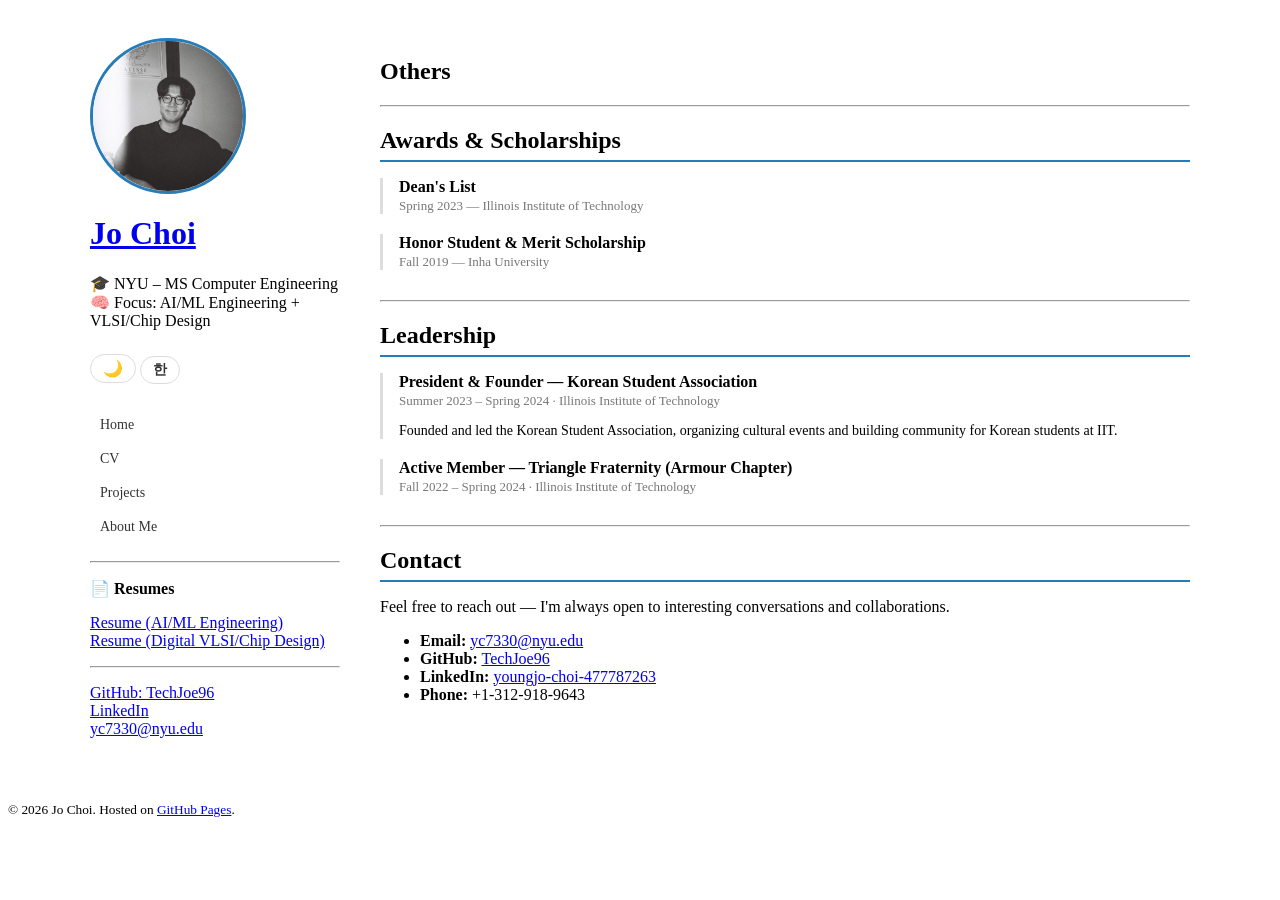
<file: others.html>
<!DOCTYPE html>
<html lang="en-US">
<head>
  <!-- Google tag (gtag.js) -->
  <script async src="https://www.googletagmanager.com/gtag/js?id=G-R84Y4G854X"></script>
  <script>
    window.dataLayer = window.dataLayer || [];
    function gtag(){dataLayer.push(arguments);}
    gtag('js', new Date());
    gtag('config', 'G-R84Y4G854X');
  </script>
  <meta charset="UTF-8">
  <meta http-equiv="X-UA-Compatible" content="IE=edge">
  <meta name="viewport" content="width=device-width, initial-scale=1">
  <title>Jo Choi — Others</title>
  <link rel="stylesheet" href="https://pages-themes.github.io/minimal/assets/css/style.css">
  <link rel="stylesheet" href="assets/css/custom.css">
</head>
<body>
  <div class="wrapper">
    <header>
      <img src="assets/img/profile.JPEG" alt="Jo Choi" class="profile-img"
           onerror="this.onerror=null; this.src='assets/img/profile.svg';">
      <h1><a href="index.html">Jo Choi</a></h1>
      <p data-i18n-html="sidebar.tagline">🎓 NYU – MS Computer Engineering<br>🧠 Focus: AI/ML Engineering + VLSI/Chip Design</p>

      <button id="dark-mode-toggle" class="dark-toggle" title="Toggle dark mode">
        <span id="toggle-icon">🌙</span>
      </button>
      <button id="lang-toggle" class="lang-toggle" title="Toggle language">한</button>

      <nav class="site-nav">
        <a href="index.html" class="nav-link" data-i18n="nav.home">Home</a>
        <a href="bio.html" class="nav-link" data-i18n="nav.bio">CV</a>
        <a href="projects.html" class="nav-link" data-i18n="nav.projects">Projects</a>
        <a href="about.html" class="nav-link" data-i18n="nav.about">About Me</a>
      </nav>

      <hr>

      <p class="view" style="font-weight: 600; margin-bottom: 4px;" data-i18n="sidebar.resumes">📄 Resumes</p>
      <p class="view">
        <a href="assets/docs/Jo_Choi_Resume_AI.pdf" target="_blank" data-i18n="sidebar.resume-ai">Resume (AI/ML Engineering)</a><br>
        <a href="assets/docs/Jo_Choi_Resume_EE.pdf" target="_blank" data-i18n="sidebar.resume-ee">Resume (Digital VLSI/Chip Design)</a>
      </p>

      <hr>

      <p class="view">
        <a href="https://github.com/TechJoe96">GitHub: TechJoe96</a><br>
        <a href="https://www.linkedin.com/in/youngjo-choi-477787263/">LinkedIn</a><br>
        <a href="mailto:yc7330@nyu.edu">yc7330@nyu.edu</a>
      </p>
    </header>

    <section>
      <h1 data-i18n="others.title">Others</h1>

      <hr>

      <div class="section-block">
        <h2 data-i18n="others.awards">Awards &amp; Scholarships</h2>

        <div class="timeline-item">
          <h3 data-i18n="others.deans">Dean's List</h3>
          <div class="date">Spring 2023 — Illinois Institute of Technology</div>
        </div>

        <div class="timeline-item">
          <h3 data-i18n="others.honor">Honor Student &amp; Merit Scholarship</h3>
          <div class="date">Fall 2019 — Inha University</div>
        </div>
      </div>

      <hr>

      <div class="section-block">
        <h2 data-i18n="others.leadership">Leadership</h2>

        <div class="timeline-item">
          <h3 data-i18n="others.ksa-title">President &amp; Founder — Korean Student Association</h3>
          <div class="date">Summer 2023 – Spring 2024 · Illinois Institute of Technology</div>
          <p data-i18n="others.ksa-desc">Founded and led the Korean Student Association, organizing cultural events and building community for Korean students at IIT.</p>
        </div>

        <div class="timeline-item">
          <h3 data-i18n="others.frat-title">Active Member — Triangle Fraternity (Armour Chapter)</h3>
          <div class="date">Fall 2022 – Spring 2024 · Illinois Institute of Technology</div>
        </div>
      </div>

      <hr>

      <div class="section-block">
        <h2 data-i18n="others.contact">Contact</h2>
        <p data-i18n="others.contact-desc">Feel free to reach out — I'm always open to interesting conversations and collaborations.</p>
        <ul>
          <li><strong>Email:</strong> <a href="mailto:yc7330@nyu.edu">yc7330@nyu.edu</a></li>
          <li><strong>GitHub:</strong> <a href="https://github.com/TechJoe96">TechJoe96</a></li>
          <li><strong>LinkedIn:</strong> <a href="https://www.linkedin.com/in/youngjo-choi-477787263/">youngjo-choi-477787263</a></li>
          <li><strong>Phone:</strong> +1-312-918-9643</li>
        </ul>
      </div>
    </section>
  </div>

  <footer>
    <p><small data-i18n-html="footer">&copy; 2026 Jo Choi. Hosted on <a href="https://pages.github.com">GitHub Pages</a>.</small></p>
  </footer>

  <script src="assets/js/main.js"></script>
  <script src="assets/js/lang.js"></script>
</body>
</html>
</file>
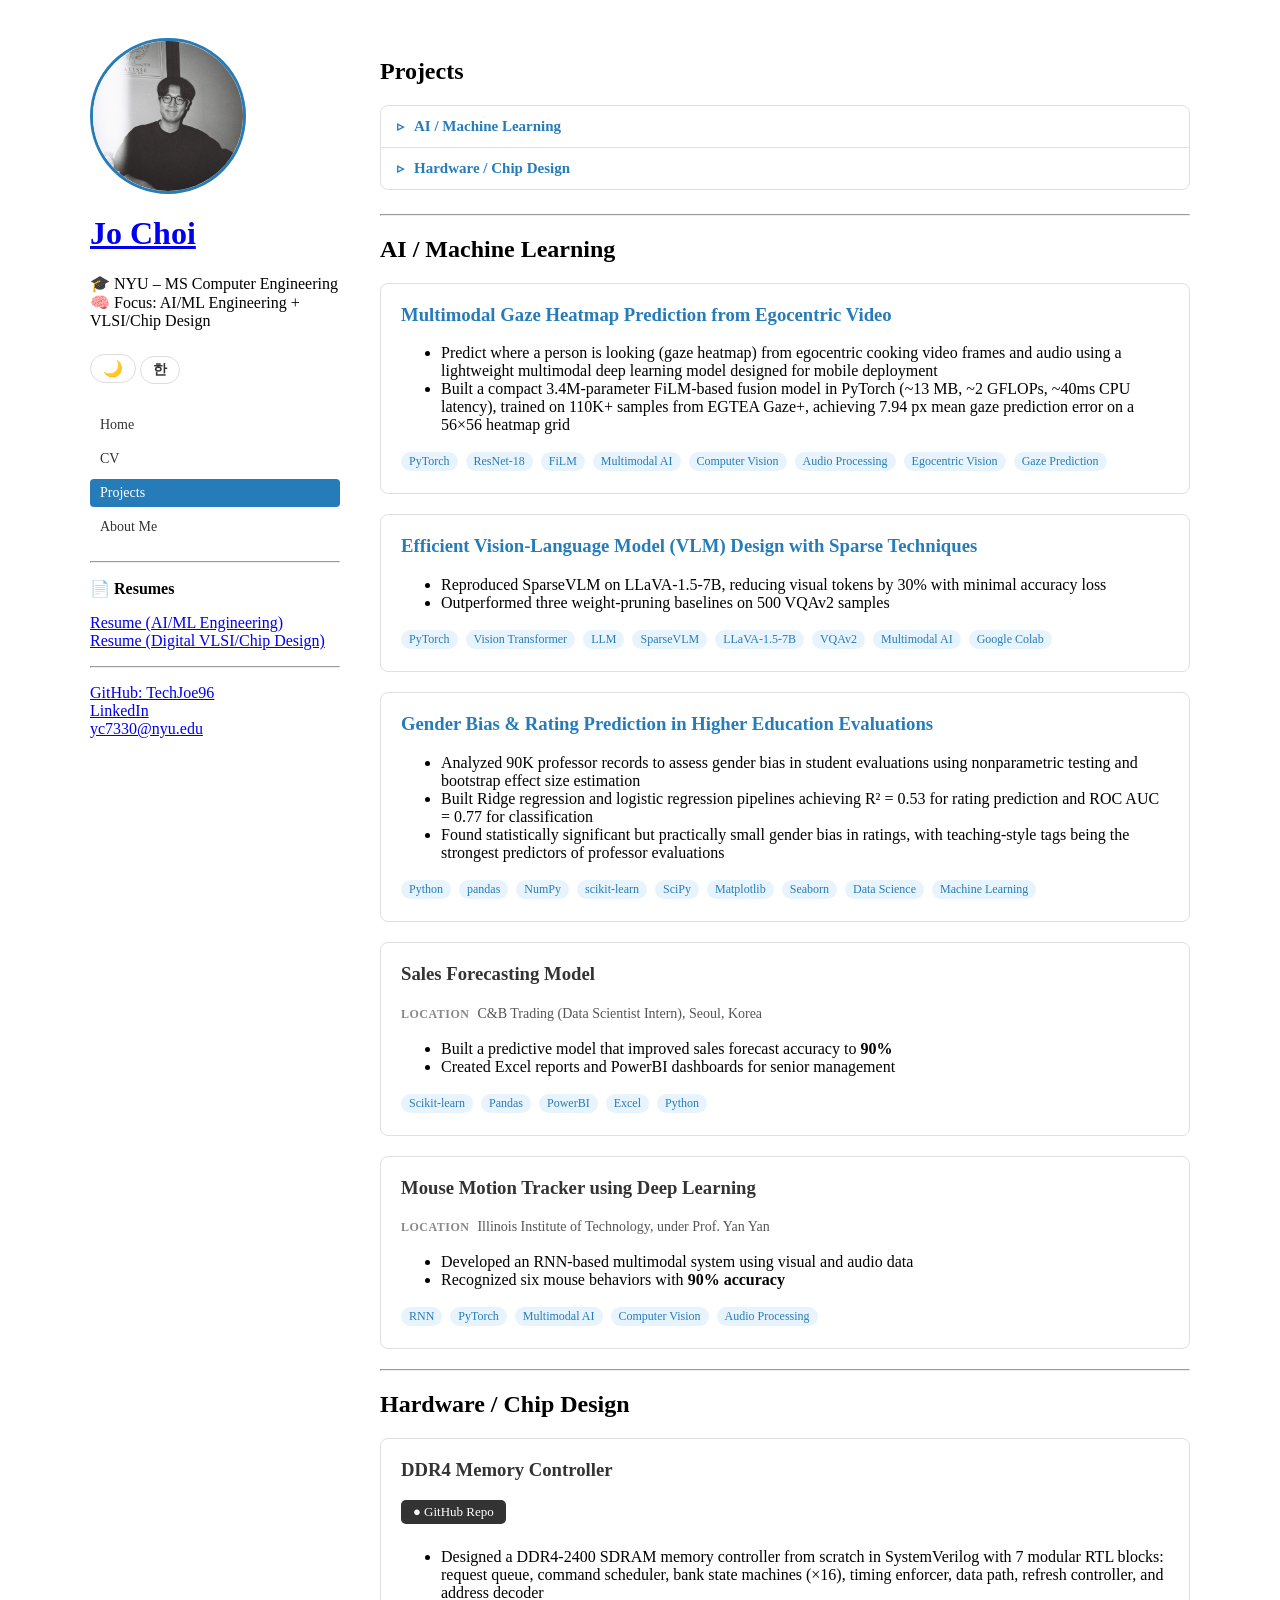
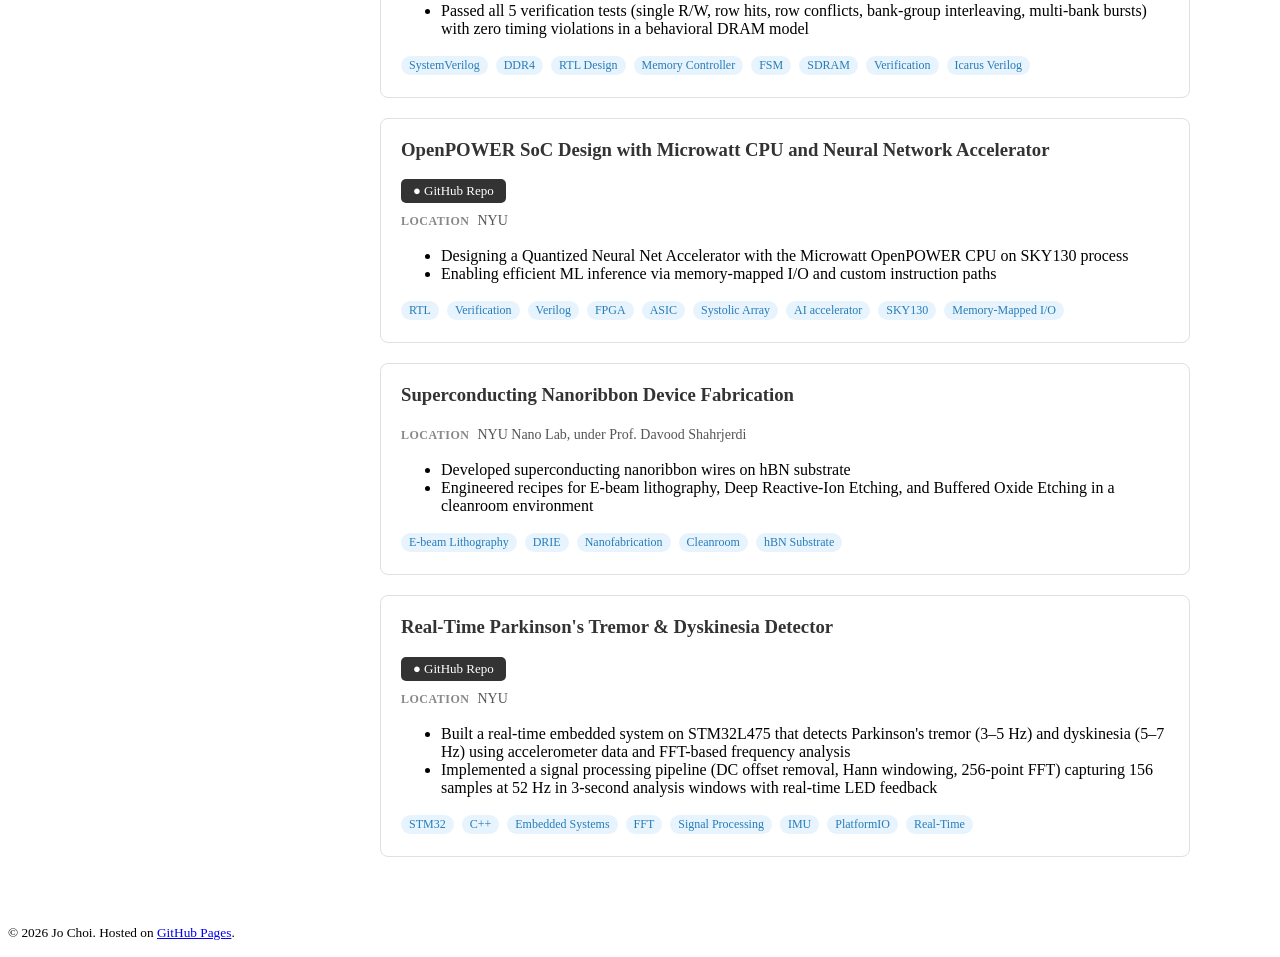
<file: projects.html>
<!DOCTYPE html>
<html lang="en-US">
<head>
  <!-- Google tag (gtag.js) -->
  <script async src="https://www.googletagmanager.com/gtag/js?id=G-R84Y4G854X"></script>
  <script>
    window.dataLayer = window.dataLayer || [];
    function gtag(){dataLayer.push(arguments);}
    gtag('js', new Date());
    gtag('config', 'G-R84Y4G854X');
  </script>
  <meta charset="UTF-8">
  <meta http-equiv="X-UA-Compatible" content="IE=edge">
  <meta name="viewport" content="width=device-width, initial-scale=1">
  <title>Jo Choi — Projects</title>
  <link rel="stylesheet" href="https://pages-themes.github.io/minimal/assets/css/style.css">
  <link rel="stylesheet" href="assets/css/custom.css">
</head>
<body>
  <div class="wrapper">
    <header>
      <img src="assets/img/profile.JPEG" alt="Jo Choi" class="profile-img"
           onerror="this.onerror=null; this.src='assets/img/profile.svg';">
      <h1><a href="index.html">Jo Choi</a></h1>
      <p data-i18n-html="sidebar.tagline">🎓 NYU – MS Computer Engineering<br>🧠 Focus: AI/ML Engineering + VLSI/Chip Design</p>

      <button id="dark-mode-toggle" class="dark-toggle" title="Toggle dark mode">
        <span id="toggle-icon">🌙</span>
      </button>
      <button id="lang-toggle" class="lang-toggle" title="Toggle language">한</button>

      <nav class="site-nav">
        <a href="index.html" class="nav-link" data-i18n="nav.home">Home</a>
        <a href="bio.html" class="nav-link" data-i18n="nav.bio">CV</a>
        <a href="projects.html" class="nav-link active" data-i18n="nav.projects">Projects</a>
        <a href="about.html" class="nav-link" data-i18n="nav.about">About Me</a>
      </nav>

      <hr>

      <p class="view" style="font-weight: 600; margin-bottom: 4px;" data-i18n="sidebar.resumes">📄 Resumes</p>
      <p class="view">
        <a href="assets/docs/Jo_Choi_Resume_AI.pdf" target="_blank" data-i18n="sidebar.resume-ai">Resume (AI/ML Engineering)</a><br>
        <a href="assets/docs/Jo_Choi_Resume_EE.pdf" target="_blank" data-i18n="sidebar.resume-ee">Resume (Digital VLSI/Chip Design)</a>
      </p>

      <hr>

      <p class="view">
        <a href="https://github.com/TechJoe96">GitHub: TechJoe96</a><br>
        <a href="https://www.linkedin.com/in/youngjo-choi-477787263/">LinkedIn</a><br>
        <a href="mailto:yc7330@nyu.edu">yc7330@nyu.edu</a>
      </p>
    </header>

    <section>
      <h1 data-i18n="proj.title">Projects</h1>

      <nav class="toc">
        <a href="#ai-ml" data-i18n="proj.toc-ai">AI / Machine Learning</a>
        <a href="#hw" data-i18n="proj.toc-hw">Hardware / Chip Design</a>
      </nav>

      <hr>

      <h2 id="ai-ml" data-i18n="proj.ai-heading">AI / Machine Learning</h2>

      <div class="project-card">
        <h3><a href="#" class="project-detail-link" data-project="gaze-heatmap" data-i18n="proj.gaze-title">Multimodal Gaze Heatmap Prediction from Egocentric Video</a></h3>
        <ul>
          <li data-i18n="proj.gaze-1">Predict where a person is looking (gaze heatmap) from egocentric cooking video frames and audio using a lightweight multimodal deep learning model designed for mobile deployment</li>
          <li data-i18n="proj.gaze-2">Built a compact 3.4M-parameter FiLM-based fusion model in PyTorch (~13 MB, ~2 GFLOPs, ~40ms CPU latency), trained on 110K+ samples from EGTEA Gaze+, achieving 7.94 px mean gaze prediction error on a 56×56 heatmap grid</li>
        </ul>
        <div class="tech-stack">
          <span class="tag">PyTorch</span>
          <span class="tag">ResNet-18</span>
          <span class="tag">FiLM</span>
          <span class="tag">Multimodal AI</span>
          <span class="tag">Computer Vision</span>
          <span class="tag">Audio Processing</span>
          <span class="tag">Egocentric Vision</span>
          <span class="tag">Gaze Prediction</span>
        </div>
      </div>

      <div class="project-card">
        <h3><a href="#" class="project-detail-link" data-project="vlm-sparse" data-i18n="proj.vlm-title">Efficient Vision-Language Model (VLM) Design with Sparse Techniques</a></h3>
        <ul>
          <li data-i18n="proj.vlm-1">Reproduced SparseVLM on LLaVA-1.5-7B, reducing visual tokens by 30% with minimal accuracy loss</li>
          <li data-i18n="proj.vlm-2">Outperformed three weight-pruning baselines on 500 VQAv2 samples</li>
        </ul>
        <div class="tech-stack">
          <span class="tag">PyTorch</span>
          <span class="tag">Vision Transformer</span>
          <span class="tag">LLM</span>
          <span class="tag">SparseVLM</span>
          <span class="tag">LLaVA-1.5-7B</span>
          <span class="tag">VQAv2</span>
          <span class="tag">Multimodal AI</span>
          <span class="tag">Google Colab</span>
        </div>
      </div>

      <div class="project-card">
        <h3><a href="#" class="project-detail-link" data-project="prof-eval" data-i18n="proj.prof-title">Gender Bias &amp; Rating Prediction in Higher Education Evaluations</a></h3>
        <ul>
          <li data-i18n="proj.prof-1">Analyzed 90K professor records to assess gender bias in student evaluations using nonparametric testing and bootstrap effect size estimation</li>
          <li data-i18n="proj.prof-2">Built Ridge regression and logistic regression pipelines achieving R² = 0.53 for rating prediction and ROC AUC = 0.77 for classification</li>
          <li data-i18n="proj.prof-3">Found statistically significant but practically small gender bias in ratings, with teaching-style tags being the strongest predictors of professor evaluations</li>
        </ul>
        <div class="tech-stack">
          <span class="tag">Python</span>
          <span class="tag">pandas</span>
          <span class="tag">NumPy</span>
          <span class="tag">scikit-learn</span>
          <span class="tag">SciPy</span>
          <span class="tag">Matplotlib</span>
          <span class="tag">Seaborn</span>
          <span class="tag">Data Science</span>
          <span class="tag">Machine Learning</span>
        </div>
      </div>

      <div class="project-card">
        <h3 data-i18n="proj.sales-title">Sales Forecasting Model</h3>
        <div class="project-meta">
          <div class="meta-row"><span class="meta-label" data-i18n="meta.location">Location</span> C&amp;B Trading (Data Scientist Intern), Seoul, Korea</div>
        </div>
        <ul>
          <li data-i18n-html="proj.sales-1">Built a predictive model that improved sales forecast accuracy to <strong>90%</strong></li>
          <li data-i18n="proj.sales-2">Created Excel reports and PowerBI dashboards for senior management</li>
        </ul>
        <div class="tech-stack">
          <span class="tag">Scikit-learn</span>
          <span class="tag">Pandas</span>
          <span class="tag">PowerBI</span>
          <span class="tag">Excel</span>
          <span class="tag">Python</span>
        </div>
      </div>

      <div class="project-card">
        <h3 data-i18n="proj.mouse-title">Mouse Motion Tracker using Deep Learning</h3>
        <div class="project-meta">
          <div class="meta-row"><span class="meta-label" data-i18n="meta.location">Location</span> Illinois Institute of Technology, under Prof. Yan Yan</div>
        </div>
        <ul>
          <li data-i18n="proj.mouse-1">Developed an RNN-based multimodal system using visual and audio data</li>
          <li data-i18n-html="proj.mouse-2">Recognized six mouse behaviors with <strong>90% accuracy</strong></li>
        </ul>
        <div class="tech-stack">
          <span class="tag">RNN</span>
          <span class="tag">PyTorch</span>
          <span class="tag">Multimodal AI</span>
          <span class="tag">Computer Vision</span>
          <span class="tag">Audio Processing</span>
        </div>
      </div>

      <hr>

      <h2 id="hw" data-i18n="proj.hw-heading">Hardware / Chip Design</h2>

      <div class="project-card">
        <h3 data-i18n="proj.ddr4-title">DDR4 Memory Controller</h3>
        <a href="https://github.com/TechJoe96/DDR4-Memory-Controller" target="_blank" class="repo-btn">&#9679; GitHub Repo</a>
        <ul>
          <li data-i18n="proj.ddr4-1">Designed a DDR4-2400 SDRAM memory controller from scratch in SystemVerilog with 7 modular RTL blocks: request queue, command scheduler, bank state machines (×16), timing enforcer, data path, refresh controller, and address decoder</li>
          <li data-i18n="proj.ddr4-2">Passed all 5 verification tests (single R/W, row hits, row conflicts, bank-group interleaving, multi-bank bursts) with zero timing violations in a behavioral DRAM model</li>
        </ul>
        <div class="tech-stack">
          <span class="tag">SystemVerilog</span>
          <span class="tag">DDR4</span>
          <span class="tag">RTL Design</span>
          <span class="tag">Memory Controller</span>
          <span class="tag">FSM</span>
          <span class="tag">SDRAM</span>
          <span class="tag">Verification</span>
          <span class="tag">Icarus Verilog</span>
        </div>
      </div>

      <div class="project-card">
        <h3 data-i18n="proj.soc-title">OpenPOWER SoC Design with Microwatt CPU and Neural Network Accelerator</h3>
        <a href="https://github.com/TechJoe96/OpenPOWER-HW-Design" target="_blank" class="repo-btn">&#9679; GitHub Repo</a>
        <div class="project-meta">
          <div class="meta-row"><span class="meta-label" data-i18n="meta.location">Location</span> NYU</div>
        </div>
        <ul>
          <li data-i18n="proj.soc-1">Designing a Quantized Neural Net Accelerator with the Microwatt OpenPOWER CPU on SKY130 process</li>
          <li data-i18n="proj.soc-2">Enabling efficient ML inference via memory-mapped I/O and custom instruction paths</li>
        </ul>
        <div class="tech-stack">
          <span class="tag">RTL</span>
          <span class="tag">Verification</span>
          <span class="tag">Verilog</span>
          <span class="tag">FPGA</span>
          <span class="tag">ASIC</span>
          <span class="tag">Systolic Array</span>
          <span class="tag">AI accelerator</span>
          <span class="tag">SKY130</span>
          <span class="tag">Memory-Mapped I/O</span>
        </div>
      </div>

      <div class="project-card">
        <h3 data-i18n="proj.nano-title">Superconducting Nanoribbon Device Fabrication</h3>
        <div class="project-meta">
          <div class="meta-row"><span class="meta-label" data-i18n="meta.location">Location</span> NYU Nano Lab, under Prof. Davood Shahrjerdi</div>
        </div>
        <ul>
          <li data-i18n="proj.nano-1">Developed superconducting nanoribbon wires on hBN substrate</li>
          <li data-i18n="proj.nano-2">Engineered recipes for E-beam lithography, Deep Reactive-Ion Etching, and Buffered Oxide Etching in a cleanroom environment</li>
        </ul>
        <div class="tech-stack">
          <span class="tag">E-beam Lithography</span>
          <span class="tag">DRIE</span>
          <span class="tag">Nanofabrication</span>
          <span class="tag">Cleanroom</span>
          <span class="tag">hBN Substrate</span>
        </div>
      </div>

      <div class="project-card">
        <h3 data-i18n="proj.parkinson-title">Real-Time Parkinson's Tremor &amp; Dyskinesia Detector</h3>
        <a href="https://github.com/TechJoe96/Real-Time-Parkinson-s-Tremor-Dyskinesia-Detector-/tree/main" target="_blank" class="repo-btn">&#9679; GitHub Repo</a>
        <div class="project-meta">
          <div class="meta-row"><span class="meta-label" data-i18n="meta.location">Location</span> NYU</div>
        </div>
        <ul>
          <li data-i18n="proj.parkinson-1">Built a real-time embedded system on STM32L475 that detects Parkinson's tremor (3–5 Hz) and dyskinesia (5–7 Hz) using accelerometer data and FFT-based frequency analysis</li>
          <li data-i18n="proj.parkinson-2">Implemented a signal processing pipeline (DC offset removal, Hann windowing, 256-point FFT) capturing 156 samples at 52 Hz in 3-second analysis windows with real-time LED feedback</li>
        </ul>
        <div class="tech-stack">
          <span class="tag">STM32</span>
          <span class="tag">C++</span>
          <span class="tag">Embedded Systems</span>
          <span class="tag">FFT</span>
          <span class="tag">Signal Processing</span>
          <span class="tag">IMU</span>
          <span class="tag">PlatformIO</span>
          <span class="tag">Real-Time</span>
        </div>
      </div>
    </section>
  </div>

  <footer>
    <p><small data-i18n-html="footer">&copy; 2026 Jo Choi. Hosted on <a href="https://pages.github.com">GitHub Pages</a>.</small></p>
  </footer>

  <!-- Project detail modal -->
  <div id="project-modal" class="travel-modal" style="display:none;">
    <div class="travel-modal-content course-modal-content">
      <span class="travel-modal-close project-modal-close">&times;</span>
      <h3 id="project-modal-title"></h3>
      <div id="project-modal-body"></div>
    </div>
  </div>

  <script src="assets/js/main.js"></script>
  <script src="assets/js/lang.js"></script>
  <script>
    const projectDetails = {
      'gaze-heatmap': {
        title: 'Multimodal Gaze Heatmap Prediction from Egocentric Video',
        body: '<ul>' +
            '<li>Built an end-to-end deep learning pipeline in PyTorch that predicts where a person is looking (gaze heatmap) from egocentric cooking video frames and synchronized audio</li>' +
            '<li>Designed a multimodal architecture (3.4M parameters) combining a pretrained ResNet-18 vision encoder with a 3-layer audio CNN, fused via Feature-wise Linear Modulation (FiLM), and decoded into 56×56 gaze probability maps</li>' +
            '<li>Developed a custom dataset loader for the EGTEA Gaze+ dataset (110K+ training samples across 8,000+ video clips), including parsing BeGaze eye-tracker exports and mapping global session-level gaze coordinates to local clip frames</li>' +
            '<li>Implemented audio preprocessing with ffmpeg-based extraction from .mp4 containers, 16kHz resampling, and log-mel spectrogram generation (80 mel bins)</li>' +
            '<li>Created a comprehensive evaluation framework with pixel distance error, correlation coefficient, similarity metric, KL divergence, and temporal stability analysis</li>' +
            '<li>Achieved ~2 GFLOPs per inference at ~40ms latency on CPU with a <strong>13 MB model footprint</strong></li>' +
          '</ul>',
      },
      'prof-eval': {
        title: 'Gender Bias & Rating Prediction in Higher Education Evaluations',
        body: '<p>Conducted a comprehensive analysis of 89,893 professor records from RateMyProfessors to investigate gender bias in student evaluations and build predictive models for professor ratings.</p>' +
          '<ul>' +
            '<li>Performed nonparametric statistical testing (Mann-Whitney U, Levene\'s) with bootstrap confidence intervals to quantify gender differences in ratings, difficulty, and 20 teaching-style tags at α = 0.005</li>' +
            '<li>Engineered normalized tag-rate features to control for professor popularity confounds, improving model interpretability</li>' +
            '<li>Built Ridge regression pipelines with median imputation and standard scaling, achieving <strong>R² = 0.47</strong> (tags) and <strong>R² = 0.53</strong> (combined features) for predicting average ratings</li>' +
            '<li>Developed a balanced logistic regression classifier for professor attractiveness prediction with <strong>ROC AUC of 0.77</strong>, using stratified sampling to address class imbalance</li>' +
            '<li>Explored geographic and disciplinary variation across US states, 100+ universities, and academic fields, revealing a negative correlation between perceived difficulty and ratings at the field level</li>' +
          '</ul>',
      },
      'vlm-sparse': {
        title: 'Efficient Vision-Language Model (VLM) Design with Sparse Techniques',
        body: '<p>Reproduced SparseVLM text-guided visual token sparsification on LLaVA-1.5-7B, reducing visual tokens by 30% (576 → 403) with only 7.2% accuracy loss and 2.2% latency improvement, outperforming three weight-pruning baselines on 500 VQAv2 samples.</p>' +
          '<ul>' +
            '<li>Reproduced SparseVLM, a text-guided visual token sparsification method, on <strong>LLaVA-1.5-7B</strong> (7B-parameter vision-language model) using the VQAv2 dataset (500 samples)</li>' +
            '<li>Implemented cross-attention scoring to dynamically select the most question-relevant image patches, <strong>reducing visual tokens by 30%</strong> (576 → 403) while retaining 51.2% accuracy (vs. 58.4% baseline)</li>' +
            '<li>Benchmarked against three pruning baselines: unstructured (58.0% accuracy, 0% speedup), kernel (0% accuracy), and filter pruning (0.2% accuracy), demonstrating SparseVLM as the only method achieving meaningful <strong>latency reduction (2.2%)</strong> without catastrophic accuracy loss</li>' +
            '<li>Built end-to-end evaluation pipeline in PyTorch covering model loading, pruning sweeps at 5–30% sparsity, token selection visualization, and automated metrics computation on Google Colab (A100 GPU)</li>' +
          '</ul>',
      },
    };

    document.querySelectorAll('.project-detail-link').forEach(link => {
      link.addEventListener('click', (e) => {
        e.preventDefault();
        const projId = link.getAttribute('data-project');
        const proj = projectDetails[projId];
        if (!proj) return;
        document.getElementById('project-modal-title').textContent = proj.title;
        document.getElementById('project-modal-body').innerHTML = proj.body;
        document.getElementById('project-modal').style.display = 'flex';
      });
    });

    document.querySelector('.project-modal-close').addEventListener('click', () => {
      document.getElementById('project-modal').style.display = 'none';
    });
    document.getElementById('project-modal').addEventListener('click', (e) => {
      if (e.target === e.currentTarget) e.currentTarget.style.display = 'none';
    });
  </script>
</body>
</html>
</file>
<file: assets/css/custom.css>
/* Profile image */
.profile-img {
  width: 150px;
  height: 150px;
  border-radius: 50%;
  object-fit: cover;
  border: 3px solid #267CB9;
  margin-bottom: 12px;
  display: block;
}

body.dark-mode .profile-img {
  border-color: #64b5f6;
}

/* Navigation */
.site-nav {
  margin: 20px 0;
  display: flex;
  flex-direction: column;
  gap: 6px;
}

.nav-link {
  display: block;
  padding: 6px 10px;
  color: #333;
  text-decoration: none;
  border-radius: 4px;
  font-size: 14px;
  font-weight: 500;
  transition: background 0.2s, color 0.2s;
}

.nav-link:hover {
  background: #f0f0f0;
  color: #267CB9;
}

.nav-link.active {
  background: #267CB9;
  color: #fff;
}

/* Section styling */
.section-block {
  margin-bottom: 30px;
}

.section-block h2 {
  border-bottom: 2px solid #267CB9;
  padding-bottom: 6px;
  margin-bottom: 16px;
}

/* Timeline items */
.timeline-item {
  margin-bottom: 20px;
  padding-left: 16px;
  border-left: 3px solid #ddd;
}

.timeline-item:hover {
  border-left-color: #267CB9;
}

.timeline-item h3 {
  margin-bottom: 2px;
  font-size: 16px;
}

.timeline-item .date {
  color: #777;
  font-size: 13px;
  margin-bottom: 6px;
}

.timeline-item p, .timeline-item ul {
  font-size: 14px;
}

/* Project cards */
.project-card {
  border: 1px solid #e0e0e0;
  border-radius: 8px;
  padding: 20px;
  margin-bottom: 20px;
  transition: box-shadow 0.2s;
}

.project-card:hover {
  box-shadow: 0 2px 12px rgba(0,0,0,0.1);
}

.project-card h3 {
  margin-top: 0;
  color: #333;
}

.project-card h3 a {
  color: #267CB9;
  text-decoration: none;
}

.project-card h3 a:hover {
  text-decoration: underline;
}

.project-card .course-link {
  display: inline-block;
  margin-bottom: 6px;
  font-size: 12px;
}

/* GitHub repo button style */
.repo-btn {
  display: inline-block;
  padding: 4px 12px;
  font-size: 13px;
  color: #fff;
  background-color: #333;
  border-radius: 5px;
  text-decoration: none;
  margin-bottom: 8px;
  transition: background-color 0.2s;
}
.repo-btn:hover {
  background-color: #555;
  color: #fff;
  text-decoration: none;
}
body.dark-mode .repo-btn {
  background-color: #555;
  color: #e0e0e0;
}
body.dark-mode .repo-btn:hover {
  background-color: #777;
}
td .repo-btn {
  margin-top: 4px;
  font-size: 11px;
  padding: 2px 8px;
}

.project-meta {
  font-size: 14px;
  margin-bottom: 10px;
}

.meta-row {
  display: flex;
  align-items: baseline;
  gap: 8px;
  padding: 2px 0;
  color: #555;
}

.meta-label {
  font-size: 12px;
  font-weight: 600;
  color: #888;
  min-width: 60px;
  text-transform: uppercase;
  letter-spacing: 0.5px;
}

body.dark-mode .meta-row {
  color: #bbb;
}

body.dark-mode .meta-label {
  color: #777;
}

.project-card .tech-stack {
  margin-top: 10px;
}

.tag {
  display: inline-block;
  background: #e8f4fd;
  color: #267CB9;
  padding: 2px 8px;
  border-radius: 12px;
  font-size: 12px;
  margin: 2px 4px 2px 0;
}

/* Skills grid */
.skills-grid {
  display: grid;
  grid-template-columns: 1fr 1fr;
  gap: 16px;
  margin-bottom: 24px;
}

.skill-category h4 {
  margin-bottom: 6px;
  color: #444;
}

.skill-category p {
  font-size: 13px;
  color: #333;
}

.skill-category p a {
  color: #267CB9;
  text-decoration: none;
  font-weight: 500;
}

.skill-category p a:hover {
  text-decoration: underline;
}

/* Featured section on home */
.featured-grid {
  display: grid;
  grid-template-columns: 1fr 1fr;
  gap: 16px;
  margin: 16px 0;
}

.featured-item {
  border: 1px solid #e0e0e0;
  border-radius: 8px;
  padding: 16px;
}

.featured-item h4 {
  margin-top: 0;
  color: #267CB9;
}

/* Courses table */
.courses-table {
  width: 100%;
  border-collapse: collapse;
  margin: 12px 0;
  font-size: 14px;
}

.courses-table th, .courses-table td {
  border: 1px solid #e0e0e0;
  padding: 8px 12px;
  text-align: left;
}

.courses-table th {
  background: #267CB9;
  color: #fff;
}

.courses-table tr:nth-child(even) {
  background: #f9f9f9;
}

/* Course project links */
.course-link {
  font-size: 11px;
  color: #267CB9;
  text-decoration: none;
  font-weight: 500;
  opacity: 0.7;
  transition: opacity 0.2s;
}

.course-link:hover {
  opacity: 1;
  text-decoration: underline;
}

/* Project detail clickable title */
.project-detail-link {
  color: #267CB9;
  text-decoration: none;
  font-size: inherit;
  font-weight: inherit;
}
h3 .project-detail-link {
  cursor: pointer;
}
.project-detail-link:hover {
  opacity: 0.7;
}
body.dark-mode .project-detail-link {
  color: #64b5f6;
}

/* Clickable course detail link */
.course-detail-link {
  color: #267CB9;
  text-decoration: none;
  cursor: pointer;
  border-bottom: none;
}
.course-detail-link:hover {
  text-decoration: none;
  opacity: 0.7;
}
body.dark-mode .course-detail-link {
  color: #64b5f6;
  border-bottom-color: #64b5f6;
}

/* Course modal content */
.course-modal-content {
  max-width: 500px;
}
.course-modal-content p {
  font-size: 14px;
  line-height: 1.6;
  color: #444;
  margin-top: 12px;
}
body.dark-mode .course-modal-content p {
  color: #ddd;
}
.course-modal-img {
  max-width: 100%;
  border-radius: 8px;
  margin-top: 12px;
}

body.dark-mode .course-link {
  color: #64b5f6;
}

/* Language toggle button */
.lang-toggle {
  background: none;
  border: 1px solid #ddd;
  border-radius: 20px;
  padding: 4px 12px;
  cursor: pointer;
  font-size: 14px;
  font-weight: 600;
  margin: 4px 0;
  transition: background 0.2s, border-color 0.2s;
  color: #333;
}
.lang-toggle:hover {
  background: #f0f0f0;
}
body.dark-mode .lang-toggle {
  border-color: #555;
  color: #e0e0e0;
}
body.dark-mode .lang-toggle:hover {
  background: #2a2a4a;
}

/* Dark mode toggle button */
.dark-toggle {
  background: none;
  border: 1px solid #ddd;
  border-radius: 20px;
  padding: 4px 12px;
  cursor: pointer;
  font-size: 16px;
  margin: 8px 0;
  transition: background 0.2s, border-color 0.2s;
}

.dark-toggle:hover {
  background: #f0f0f0;
}

/* ========== DARK MODE ========== */
body.dark-mode {
  background-color: #1a1a2e;
  color: #e0e0e0;
}

body.dark-mode .wrapper header h1 a,
body.dark-mode h1, body.dark-mode h2, body.dark-mode h3, body.dark-mode h4 {
  color: #e0e0e0;
}

body.dark-mode .wrapper header p {
  color: #aaa;
}

body.dark-mode p, body.dark-mode li, body.dark-mode strong, body.dark-mode b,
body.dark-mode span, body.dark-mode td, body.dark-mode th {
  color: #e0e0e0;
}

body.dark-mode a {
  color: #64b5f6;
}

body.dark-mode hr {
  border-color: #333;
}

body.dark-mode .nav-link {
  color: #ccc;
}

body.dark-mode .nav-link:hover {
  background: #2a2a4a;
  color: #64b5f6;
}

body.dark-mode .nav-link.active {
  background: #1565c0;
  color: #fff;
}

body.dark-mode .dark-toggle {
  border-color: #555;
  color: #e0e0e0;
}

body.dark-mode .dark-toggle:hover {
  background: #2a2a4a;
}

body.dark-mode .project-card {
  border-color: #333;
  background: #16213e;
}

body.dark-mode .project-card:hover {
  box-shadow: 0 2px 12px rgba(0,0,0,0.4);
}

body.dark-mode .project-card h3 {
  color: #e0e0e0;
}

body.dark-mode .project-card h3 a {
  color: #64b5f6;
}

body.dark-mode .tag {
  background: #1a3a5c;
  color: #64b5f6;
}

body.dark-mode .timeline-item {
  border-left-color: #444;
}

body.dark-mode .timeline-item:hover {
  border-left-color: #64b5f6;
}

body.dark-mode .timeline-item .date {
  color: #999;
}

body.dark-mode .featured-item {
  border-color: #333;
  background: #16213e;
}

body.dark-mode .featured-item h4 {
  color: #64b5f6;
}

body.dark-mode .skill-category h4 {
  color: #bbb;
}

body.dark-mode .skill-category p {
  color: #ccc;
}

body.dark-mode .skill-category p a {
  color: #64b5f6;
}

body.dark-mode .section-block h2 {
  border-bottom-color: #1565c0;
}

body.dark-mode .courses-table th {
  background: #1565c0;
}

body.dark-mode .courses-table td {
  border-color: #333;
}

body.dark-mode .courses-table tr:nth-child(even) {
  background: #16213e;
}

body.dark-mode footer small, body.dark-mode footer a {
  color: #777;
}

/* Collapsible coursework */
.collapsible-course {
  margin-bottom: 12px;
  border: 1px solid #e0e0e0;
  border-radius: 8px;
  overflow: hidden;
}

.collapsible-course summary {
  padding: 12px 16px;
  font-size: 16px;
  font-weight: 600;
  cursor: pointer;
  background: #f6f8fa;
  color: #267CB9;
  list-style: none;
  display: flex;
  align-items: center;
  gap: 8px;
}

.collapsible-course summary::-webkit-details-marker {
  display: none;
}

.collapsible-course summary::before {
  content: "▸";
  font-size: 14px;
  transition: transform 0.2s;
}

.collapsible-course[open] summary::before {
  transform: rotate(90deg);
}

.collapsible-course summary:hover {
  background: #eef3f8;
}

.collapsible-course .courses-table {
  margin: 0;
  border-top: 1px solid #e0e0e0;
}

/* Skill grouped sub-tables */
.skill-subtables {
  padding: 8px 16px 12px;
}
.skill-group-title {
  font-size: 13px;
  font-weight: 700;
  text-transform: uppercase;
  letter-spacing: 0.5px;
  color: #555;
  margin: 14px 0 6px;
  padding-bottom: 4px;
  border-bottom: 1px solid #e0e0e0;
}
.skill-subtables table {
  width: 100%;
  margin: 0 0 4px;
  border-collapse: collapse;
}
.skill-subtables table td {
  padding: 4px 8px;
  font-size: 13px;
  border: none;
}
.skill-subtables table td:first-child {
  font-weight: 600;
  color: #333;
  white-space: nowrap;
  width: 160px;
}
.skill-subtables table td:last-child {
  color: #555;
}
body.dark-mode .skill-group-title {
  color: #aaa;
  border-bottom-color: #333;
}
body.dark-mode .skill-subtables table td:first-child {
  color: #e0e0e0;
}
body.dark-mode .skill-subtables table td:last-child {
  color: #bbb;
}

/* Nested collapsible sub-groups */
.collapsible-nested {
  margin: 6px 0;
  border: 1px solid #e8e8e8;
  border-radius: 6px;
  overflow: hidden;
}
.collapsible-nested summary {
  padding: 8px 12px;
  font-size: 13px;
  font-weight: 700;
  text-transform: uppercase;
  letter-spacing: 0.5px;
  color: #555;
  cursor: pointer;
  background: #fafafa;
  list-style: none;
  display: flex;
  align-items: center;
  gap: 6px;
}
.collapsible-nested summary::-webkit-details-marker {
  display: none;
}
.collapsible-nested summary::before {
  content: "▸";
  font-size: 12px;
  transition: transform 0.2s;
}
.collapsible-nested[open] summary::before {
  transform: rotate(90deg);
}
.collapsible-nested summary:hover {
  background: #f0f0f0;
}
.collapsible-nested table {
  border-top: 1px solid #e8e8e8;
}
body.dark-mode .collapsible-nested {
  border-color: #333;
}
body.dark-mode .collapsible-nested summary {
  background: #1a2a3a;
  color: #aaa;
}
body.dark-mode .collapsible-nested summary:hover {
  background: #1e3348;
}
body.dark-mode .collapsible-nested table {
  border-top-color: #333;
}

body.dark-mode .collapsible-course {
  border-color: #333;
}

body.dark-mode .collapsible-course summary {
  background: #16213e;
  color: #64b5f6;
}

body.dark-mode .collapsible-course summary:hover {
  background: #1a3a5c;
}

body.dark-mode .collapsible-course .courses-table {
  border-top-color: #333;
}

/* Table of contents */
.toc {
  display: flex;
  flex-direction: column;
  gap: 0;
  margin: 16px 0 24px;
  border: 1px solid #e0e0e0;
  border-radius: 8px;
  overflow: hidden;
}

.toc a {
  display: flex;
  align-items: center;
  gap: 10px;
  padding: 12px 16px;
  font-weight: 600;
  font-size: 15px;
  color: #267CB9;
  text-decoration: none;
  border-bottom: 1px solid #e0e0e0;
  transition: background 0.2s;
}

.toc a:last-child {
  border-bottom: none;
}

.toc a::before {
  content: "▹";
  font-size: 14px;
  color: #267CB9;
}

.toc a:hover {
  background: #f0f7ff;
}

body.dark-mode .toc {
  border-color: #333;
}

body.dark-mode .toc a {
  color: #64b5f6;
  border-bottom-color: #333;
}

body.dark-mode .toc a::before {
  color: #64b5f6;
}

body.dark-mode .toc a:hover {
  background: #1a3a5c;
}

/* Wrapper layout override — add gap between sidebar and content */
.wrapper {
  display: flex !important;
  gap: 40px;
  max-width: 1100px;
  margin: 0 auto;
  padding: 30px 20px;
}

.wrapper header {
  flex: 0 0 250px;
  max-width: 250px;
  width: 250px !important;
  float: none !important;
  position: static !important;
}

.wrapper section {
  flex: 1;
  min-width: 0;
  width: auto !important;
  float: none !important;
  max-width: none !important;
}

/* Fun quote */
.fun-quote {
  border-left: 4px solid #267CB9;
  background: #f6f8fa;
  padding: 16px 20px;
  margin: 16px 0;
  font-style: italic;
  font-size: 15px;
  color: #444;
  border-radius: 0 8px 8px 0;
}
body.dark-mode .fun-quote {
  background: #16213e;
  border-left-color: #64b5f6;
  color: #ddd;
}

/* Travel timeline */
.travel-timeline-container {
  max-height: 500px;
  overflow-y: auto;
  border: 1px solid #e0e0e0;
  border-radius: 8px;
  padding: 20px 16px;
  margin: 16px 0;
}
body.dark-mode .travel-timeline-container {
  border-color: #333;
}
.travel-timeline {
  position: relative;
  padding-left: 24px;
}
.travel-timeline::before {
  content: "";
  position: absolute;
  left: 8px;
  top: 0;
  bottom: 0;
  width: 2px;
  background: #267CB9;
}
body.dark-mode .travel-timeline::before {
  background: #64b5f6;
}
.travel-item {
  position: relative;
  padding: 10px 0 10px 20px;
  transition: background 0.2s;
  border-radius: 6px;
  margin-left: -8px;
  padding-left: 28px;
}
.travel-item[data-trip]:hover {
  background: #f0f7ff;
}
body.dark-mode .travel-item[data-trip]:hover {
  background: #1a3a5c;
}
.travel-dot {
  position: absolute;
  left: 0;
  top: 16px;
  width: 10px;
  height: 10px;
  background: #267CB9;
  border-radius: 50%;
  border: 2px solid #fff;
  z-index: 1;
}
body.dark-mode .travel-dot {
  background: #64b5f6;
  border-color: #0d1b2a;
}
.milestone-dot {
  width: 14px;
  height: 14px;
  background: #e74c3c;
  top: 14px;
  left: -2px;
}
body.dark-mode .milestone-dot {
  background: #ff6b6b;
}
.travel-date {
  font-size: 12px;
  font-weight: 700;
  color: #888;
  text-transform: uppercase;
  letter-spacing: 0.5px;
}
.travel-location {
  font-size: 14px;
  font-weight: 600;
  color: #333;
  margin-top: 2px;
}
body.dark-mode .travel-location {
  color: #e0e0e0;
}
.travel-milestone .travel-location {
  color: #e74c3c;
  font-weight: 700;
}
body.dark-mode .travel-milestone .travel-location {
  color: #ff6b6b;
}
.travel-hint {
  font-size: 12px;
  color: #999;
  margin-top: 8px;
}

/* Travel modal */
.travel-modal {
  position: fixed;
  top: 0; left: 0; right: 0; bottom: 0;
  background: rgba(0,0,0,0.6);
  z-index: 1000;
  display: flex;
  align-items: center;
  justify-content: center;
}
.travel-modal-content {
  background: #fff;
  border-radius: 12px;
  padding: 24px;
  max-width: 600px;
  width: 90%;
  max-height: 80vh;
  overflow-y: auto;
  position: relative;
  display: flex;
  flex-direction: column;
}
.modal-slideshow {
  flex: 1;
  min-height: 0;
  overflow-y: auto;
}
#spotify-player {
  flex-shrink: 0;
  margin-top: 10px;
}
body.dark-mode .travel-modal-content {
  background: #1a1a2e;
  color: #e0e0e0;
}
.travel-modal-close {
  position: absolute;
  top: 12px;
  right: 16px;
  font-size: 24px;
  cursor: pointer;
  color: #888;
  line-height: 1;
}
.travel-modal-close:hover {
  color: #333;
}
body.dark-mode .travel-modal-close:hover {
  color: #fff;
}
.modal-placeholder {
  text-align: center;
  color: #999;
  padding: 40px 20px;
  font-size: 14px;
}
.modal-placeholder code {
  background: #f0f0f0;
  padding: 2px 6px;
  border-radius: 4px;
  font-size: 12px;
}
body.dark-mode .modal-placeholder code {
  background: #333;
}

/* Slideshow */
.slideshow-wrapper {
  position: relative;
  display: flex;
  align-items: center;
  justify-content: center;
  min-height: 200px;
}
.slideshow-img {
  max-width: 100%;
  max-height: 60vh;
  border-radius: 8px;
  object-fit: contain;
}
.slide-btn {
  position: absolute;
  top: 50%;
  transform: translateY(-50%);
  background: rgba(0,0,0,0.5);
  color: #fff;
  border: none;
  font-size: 24px;
  padding: 8px 14px;
  cursor: pointer;
  border-radius: 4px;
  z-index: 2;
}
.slide-btn:hover {
  background: rgba(0,0,0,0.8);
}
.slide-prev { left: 8px; }
.slide-next { right: 8px; }
.slide-counter {
  text-align: center;
  font-size: 13px;
  color: #888;
  margin-top: 8px;
}

/* Responsive */
@media (max-width: 767px) {
  .skills-grid, .featured-grid {
    grid-template-columns: 1fr;
  }
  .wrapper {
    flex-direction: column;
    gap: 20px;
    padding: 20px 15px;
  }
  .wrapper header {
    flex: none;
    max-width: 100%;
    width: 100% !important;
  }
}
</file>
